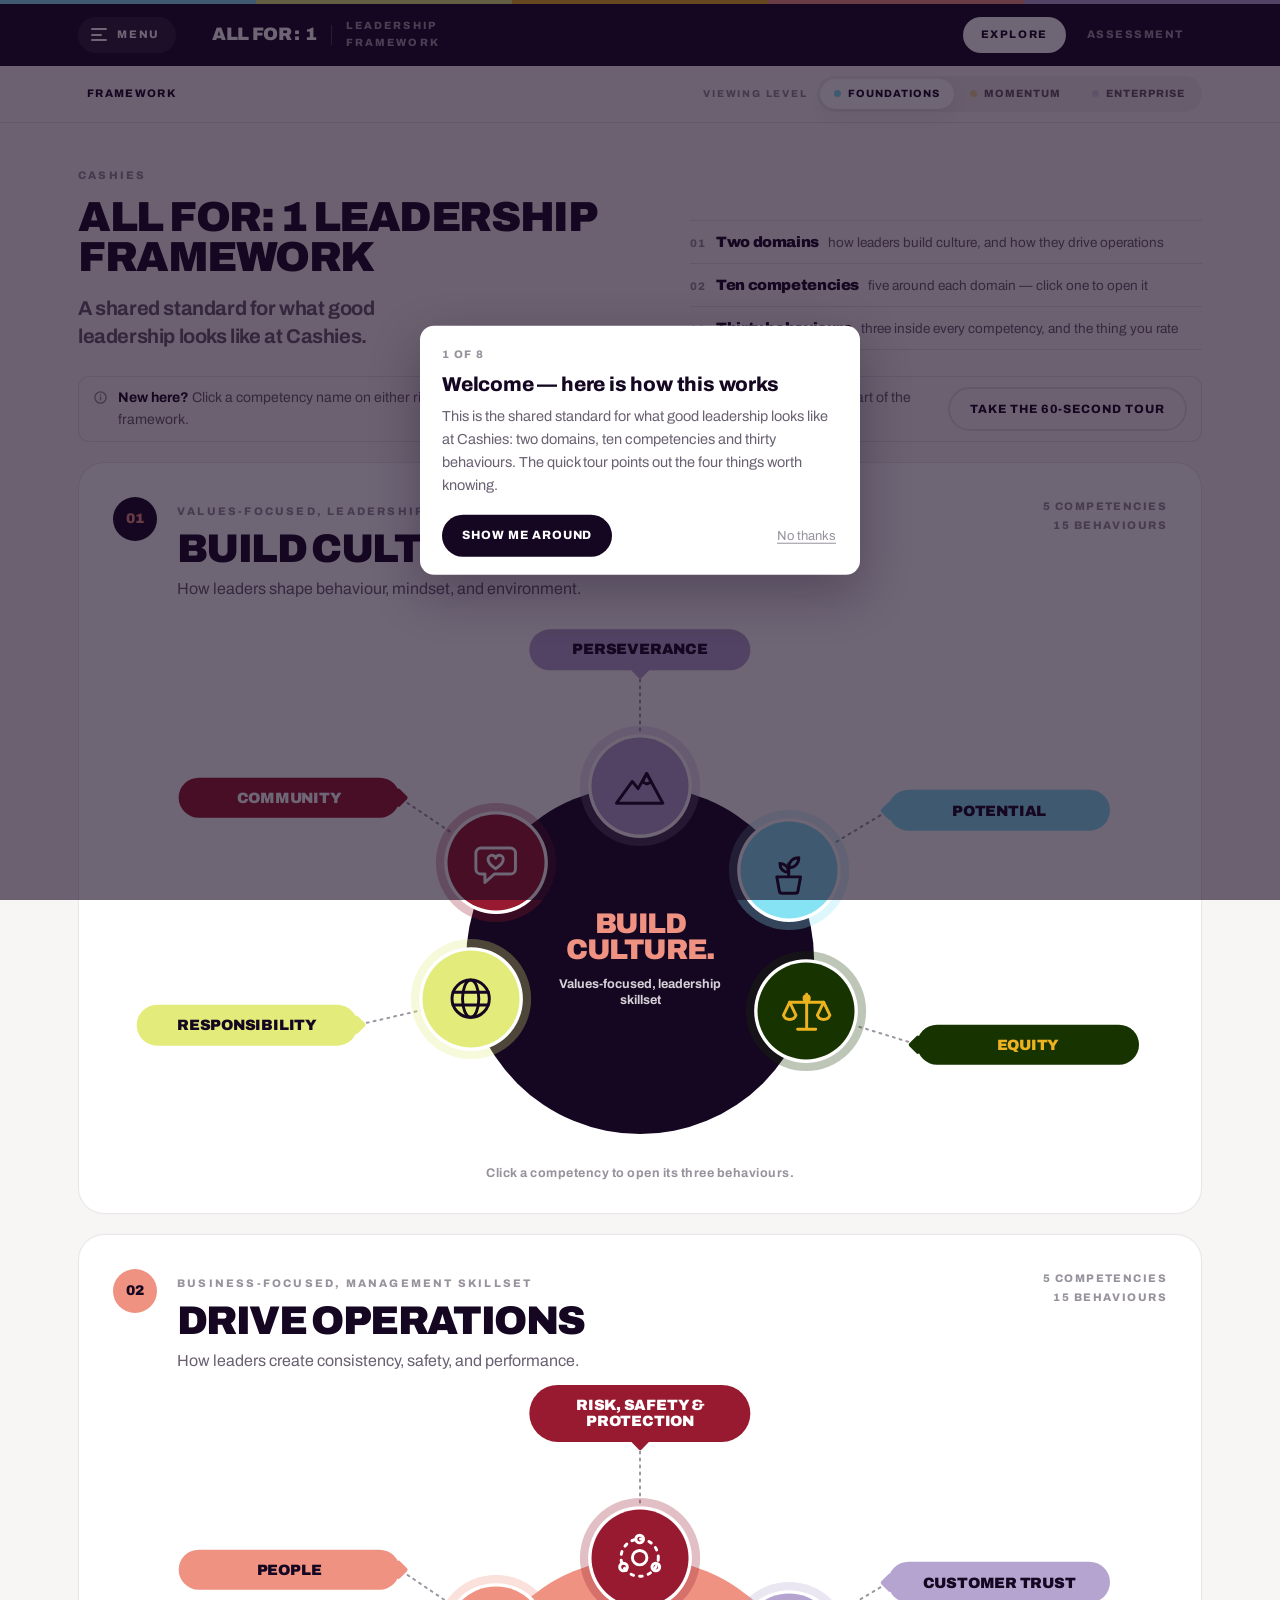
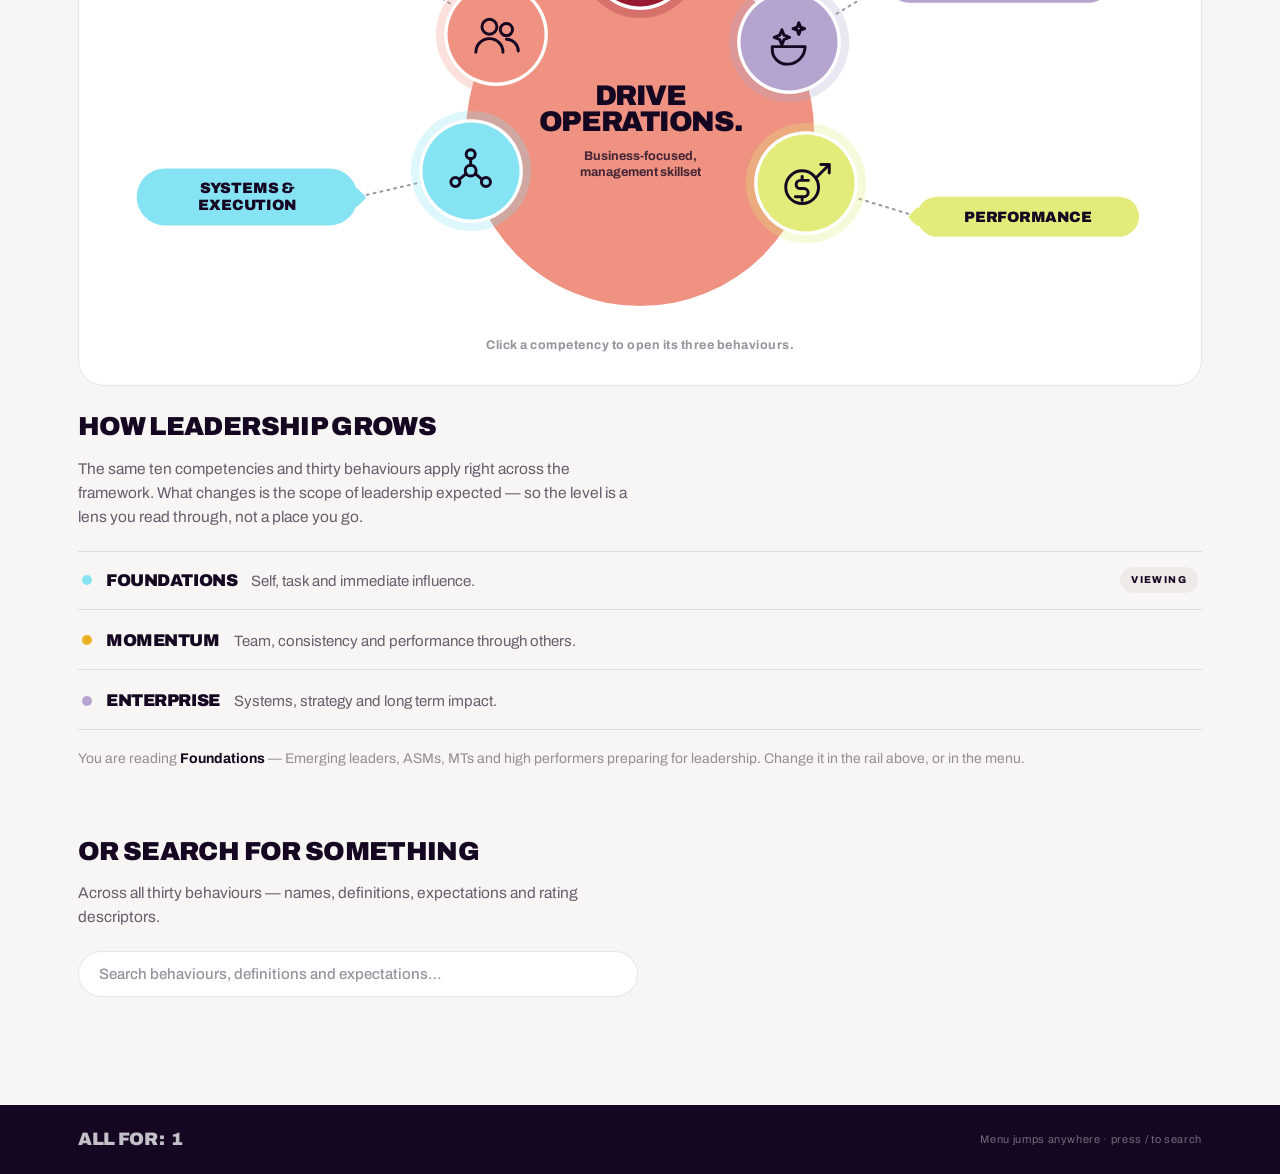
<file: index.html>
<!doctype html>
<html lang="en-AU">
<head>
<meta charset="utf-8">
<meta name="viewport" content="width=device-width, initial-scale=1">
<meta name="description" content="The Cash Converters All For: 1 leadership framework — ten competencies, thirty behaviours, three levels, with self and team member assessments.">
<meta name="color-scheme" content="dark light">
<title>All For: 1 Leadership Framework</title>
<style>
/* =========================================================================
   All For: 1 Leadership Framework

   Colour discipline: the page is paper, ink and one warm neutral. Navy and
   peach carry the two drivers. The ten competency colours from the artwork
   appear only inside a driver — five at a time, never twenty. Level and
   rating colours are reduced to dots and pills.
   ========================================================================= */

/* Archivo is embedded rather than linked, so the brand typeface holds up
   offline, on a locked-down network, and inside a print-to-PDF. build.py
   swaps these markers for base64 data URIs of src/fonts/*.woff2. */
@font-face {
  font-family: 'Archivo';
  font-style: normal;
  font-weight: 400 900;
  font-stretch: 100%;
  font-display: swap;
  src: url([data-uri]) format('woff2');
  unicode-range: U+0000-00FF, U+0131, U+0152-0153, U+02BB-02BC, U+02C6, U+02DA, U+02DC, U+0304, U+0308, U+0329, U+2000-206F, U+20AC, U+2122, U+2191, U+2193, U+2212, U+2215, U+FEFF, U+FFFD;
}
@font-face {
  font-family: 'Archivo';
  font-style: normal;
  font-weight: 400 900;
  font-stretch: 100%;
  font-display: swap;
  src: url([data-uri]) format('woff2');
  unicode-range: U+0100-02BA, U+02BD-02C5, U+02C7-02CC, U+02CE-02D7, U+02DD-02FF, U+0304, U+0308, U+0329, U+1D00-1DBF, U+1E00-1E9F, U+1EF2-1EFF, U+2020, U+20A0-20AB, U+20AD-20C0, U+2113, U+2C60-2C7F, U+A720-A7FF;
}

/* This design commits to one visual world — the light competency artwork — so
   it does not swap with the viewer's theme. Every colour and the page ground
   are painted explicitly so it holds on either host background. */
:root {
  --navy: #150721;
  --blue-green: #85e3f4;
  --lime: #e3eb7b;
  --yellow: #ecb21f;
  --peach: #ef9281;
  --purple: #b5a4d0;
  --red: #981a30;
  --green: #163300;

  /* Neutrals biased a touch warm, toward the peach in the artwork. */
  --paper: #ffffff;
  --wash: #f8f6f4;
  --wash-deep: #efeae7;

  --ink: #150721;
  --ink-mid: rgba(21, 7, 33, 0.64);
  --ink-soft: rgba(21, 7, 33, 0.44);
  --rule: rgba(21, 7, 33, 0.10);
  --rule-soft: rgba(21, 7, 33, 0.06);

  --font: 'Archivo', 'Helvetica Neue', Arial, sans-serif;
  --ease-out: cubic-bezier(0.23, 1, 0.32, 1);

  --pad: 28px;
  --wide: 1180px;
  --narrow: 880px;

  --shadow-sm: 0 1px 2px rgba(21, 7, 33, 0.04), 0 8px 22px rgba(21, 7, 33, 0.05);
  --shadow-md: 0 2px 8px rgba(21, 7, 33, 0.06), 0 22px 50px rgba(21, 7, 33, 0.10);
}

*, *::before, *::after { box-sizing: border-box; }
html { -webkit-text-size-adjust: 100%; }

body {
  margin: 0;
  font-family: var(--font);
  background: var(--wash);
  color: var(--ink);
  font-size: 16px;
  line-height: 1.6;
  -webkit-font-smoothing: antialiased;
}

h1, h2, h3, h4, p, ul, ol, figure { margin: 0; }
ul, ol { padding: 0; list-style: none; }
button { font: inherit; color: inherit; }
svg.icon { display: block; }

:focus-visible { outline: 3px solid var(--navy); outline-offset: 3px; border-radius: 4px; }
.topbar :focus-visible { outline-color: var(--peach); }

/* ---------- Type ---------------------------------------------------------- */

.eyebrow {
  font-size: 11px;
  font-weight: 800;
  letter-spacing: 0.2em;
  text-transform: uppercase;
  color: var(--ink-soft);
}
.headline {
  font-weight: 900;
  text-transform: uppercase;
  letter-spacing: -0.035em;
  line-height: 0.96;
  text-wrap: balance;
  font-variant-numeric: tabular-nums;
}
.micro { font-size: 11px; font-weight: 700; letter-spacing: 0.16em; text-transform: uppercase; }
.prose { font-size: 16.5px; font-weight: 500; line-height: 1.65; color: var(--ink-mid); max-width: 62ch; }

/* ---------- Logo ---------------------------------------------------------- */

.logo {
  display: inline-flex;
  align-items: baseline;
  font-weight: 900;
  font-size: 18px;
  letter-spacing: -0.02em;
  text-transform: uppercase;
}
.logo-colon { margin: 0 1px 0 2px; }
.logo-one { margin-left: 5px; }
.logo-img { display: block; height: 26px; width: auto; }

/* ---------- Shell --------------------------------------------------------- */

.shell { min-height: 100vh; display: flex; flex-direction: column; }
.shell main { flex: 1; }

.spectrum { height: 4px; display: flex; }
.spectrum span { flex: 1; }

.topbar { position: sticky; top: 0; z-index: 50; background: var(--navy); color: #fff; }
.topbar-inner {
  max-width: var(--wide);
  margin: 0 auto;
  padding: 13px var(--pad);
  display: flex;
  align-items: center;
  gap: 20px;
  flex-wrap: wrap;
}
.brandline { display: flex; align-items: center; gap: 14px; background: none; border: 0; padding: 0; cursor: pointer; }
.brandline .divider { width: 1px; height: 20px; background: rgba(255, 255, 255, 0.22); }
.brandline .app-name {
  font-size: 10.5px;
  font-weight: 800;
  letter-spacing: 0.2em;
  text-transform: uppercase;
  color: rgba(255, 255, 255, 0.6);
  text-align: left;
}

.modes { display: flex; gap: 3px; margin-left: auto; }
.mode {
  background: none;
  border: 0;
  cursor: pointer;
  padding: 9px 18px;
  border-radius: 999px;
  font-size: 11px;
  font-weight: 800;
  letter-spacing: 0.14em;
  text-transform: uppercase;
  color: rgba(255, 255, 255, 0.58);
  transition: color 140ms ease, background-color 140ms ease;
}
.mode:hover { color: #fff; }
.mode[aria-current='true'] { background: #fff; color: var(--navy); }

/* ---------- Rail ---------------------------------------------------------- */

.rail {
  position: sticky;
  top: 52px;
  z-index: 45;
  background: rgba(248, 246, 244, 0.94);
  backdrop-filter: blur(12px);
  border-bottom: 1px solid var(--rule);
}
.rail-inner {
  max-width: var(--wide);
  margin: 0 auto;
  padding: 10px var(--pad);
  display: flex;
  align-items: center;
  gap: 18px;
  flex-wrap: wrap;
}

.crumbs { display: flex; align-items: center; gap: 2px; flex-wrap: wrap; min-width: 0; }
.crumb {
  background: none;
  border: 0;
  cursor: pointer;
  padding: 5px 9px;
  border-radius: 999px;
  font-size: 11px;
  font-weight: 800;
  letter-spacing: 0.12em;
  text-transform: uppercase;
  color: var(--ink-soft);
  max-width: 30ch;
  overflow: hidden;
  text-overflow: ellipsis;
  white-space: nowrap;
  transition: color 140ms ease, background-color 140ms ease;
}
.crumb:hover:not(:disabled) { color: var(--ink); background: var(--wash-deep); }
.crumb:disabled { cursor: default; color: var(--ink); }
.crumb-sep { color: rgba(21, 7, 33, 0.24); font-size: 12px; }

.rail-right { display: flex; align-items: center; gap: 16px; margin-left: auto; flex-wrap: wrap; }
.rail-label { font-size: 10px; font-weight: 800; letter-spacing: 0.18em; text-transform: uppercase; color: var(--ink-soft); }

/* Level is a lens on the whole framework, so it is always visible. Only the
   active pill carries colour — as a dot, not a fill. */
.lens { display: flex; align-items: center; gap: 9px; }
.lens-set { display: flex; gap: 2px; background: var(--wash-deep); border-radius: 999px; padding: 3px; }
.lens-btn {
  display: flex;
  align-items: center;
  gap: 7px;
  background: none;
  border: 0;
  cursor: pointer;
  padding: 7px 14px;
  border-radius: 999px;
  font-size: 10.5px;
  font-weight: 800;
  letter-spacing: 0.1em;
  text-transform: uppercase;
  color: var(--ink-mid);
  white-space: nowrap;
  transition: color 140ms ease, background-color 140ms ease;
}
.lens-btn::before {
  content: '';
  width: 7px;
  height: 7px;
  border-radius: 999px;
  background: var(--lens-dot);
  opacity: 0.4;
  transition: opacity 140ms ease;
}
.lens-btn:hover { color: var(--ink); }
.lens-btn[aria-pressed='true'] { background: var(--paper); color: var(--ink); box-shadow: var(--shadow-sm); }
.lens-btn[aria-pressed='true']::before { opacity: 1; }

/* ---------- Layers -------------------------------------------------------- */

.layer { max-width: var(--wide); margin: 0 auto; padding: 38px var(--pad) 90px; }
.layer.narrow { max-width: var(--narrow); }

.layer[data-motion='in'] { animation: zoomIn 320ms var(--ease-out) both; }
.layer[data-motion='out'] { animation: zoomOut 320ms var(--ease-out) both; }
.layer[data-motion='flat'] { animation: fadeUp 260ms var(--ease-out) both; }

@keyframes zoomIn { from { opacity: 0; transform: scale(0.97); } }
@keyframes zoomOut { from { opacity: 0; transform: scale(1.025); } }
@keyframes fadeUp { from { opacity: 0; transform: translateY(12px); } }
@keyframes popIn { from { opacity: 0; transform: scale(0.96); } }
@keyframes orbitIn { from { opacity: 0; transform: translate(-50%, -50%) scale(0.6); } }
@keyframes chipIn { from { opacity: 0; } }
@keyframes drawLead { from { stroke-dashoffset: 60; } }
@keyframes gaugeIn { from { stroke-dashoffset: 264; } }
@keyframes growBar { from { transform: scaleX(0); } }

/* ---------- Buttons ------------------------------------------------------- */

.btn {
  display: inline-flex;
  align-items: center;
  gap: 10px;
  border: none;
  border-radius: 999px;
  padding: 15px 30px;
  cursor: pointer;
  font-size: 13.5px;
  font-weight: 800;
  letter-spacing: 0.08em;
  text-transform: uppercase;
  background: var(--navy);
  color: #fff;
  transition: transform 140ms var(--ease-out), filter 140ms ease;
}
.btn:active { transform: scale(0.97); }
.btn.ghost { background: transparent; color: var(--ink); border: 2px solid var(--rule); }
.btn.ghost:hover { border-color: rgba(21, 7, 33, 0.3); }
.btn.small { padding: 11px 20px; font-size: 12px; }
.btn:disabled { opacity: 0.3; cursor: not-allowed; }
.btn:disabled:active { transform: none; }
@media (hover: hover) and (pointer: fine) {
  .btn:not(:disabled):not(.ghost):hover { filter: brightness(1.35); }
}

/* ---------- Hero ---------------------------------------------------------- */

/* The framework diagram is the point of the page, so the hero is laid out to
   cost as little height as possible — the title and the how-to-read-it note
   sit side by side, and the first ring starts inside the opening screen. */
.hero {
  display: grid;
  grid-template-columns: minmax(0, 1.05fr) minmax(270px, 0.95fr);
  gap: 20px 46px;
  align-items: end;
  margin-bottom: 26px;
}
.hero-text { max-width: 62ch; }
.hero h1 { font-size: clamp(30px, 3.5vw, 42px); margin: 10px 0 0; }
.lede-strong {
  margin-top: 16px;
  font-size: clamp(17px, 1.75vw, 20px);
  font-weight: 700;
  letter-spacing: -0.02em;
  line-height: 1.4;
  max-width: 30ch;
  color: var(--ink-mid);
}
.hero .prose { margin-top: 16px; }

/* ---------- Sections ------------------------------------------------------ */

.layer > section { margin-bottom: 60px; }
.layer > section:last-child { margin-bottom: 0; }

.sec-head { margin-bottom: 22px; max-width: 62ch; }
.sec-head h2 {
  font-size: clamp(21px, 2.4vw, 26px);
  font-weight: 900;
  text-transform: uppercase;
  letter-spacing: -0.025em;
  text-wrap: balance;
}
.sec-head p { margin-top: 9px; font-size: 15.5px; color: var(--ink-mid); line-height: 1.55; }
.sec-foot { margin-top: 18px; font-size: 14px; color: var(--ink-soft); }
.sec-foot b { color: var(--ink); }

/* ---------- Screen 1: the framework ---------------------------------------
   Each domain gets the full width of the layer, so the ring is big enough to
   read the five competency names off it without clicking anything.
   ------------------------------------------------------------------------- */

/* One line per step, so the whole orientation costs about a hundred pixels and
   the first ring stays inside the opening screen. */
.steps { display: flex; flex-direction: column; }
.step {
  display: flex;
  align-items: baseline;
  gap: 9px;
  flex-wrap: wrap;
  border-top: 1px solid var(--rule);
  padding: 9px 0;
}
.step:last-child { border-bottom: 1px solid var(--rule); }
.step .st-n {
  font-size: 11px;
  font-weight: 800;
  letter-spacing: 0.14em;
  color: var(--ink-soft);
  font-variant-numeric: tabular-nums;
}
.step b { font-size: 15px; font-weight: 900; letter-spacing: -0.025em; }
.step span { font-size: 13.5px; color: var(--ink-mid); line-height: 1.45; }

.fw-domain {
  background: var(--paper);
  border: 1px solid var(--rule);
  border-radius: 26px;
  padding: 34px 34px 30px;
  margin-bottom: 20px;
  scroll-margin-top: 140px;
}

.fwd-head { display: flex; align-items: flex-start; gap: 20px; }
.fwd-num {
  width: 44px;
  height: 44px;
  border-radius: 999px;
  background: var(--core);
  color: var(--core-ink);
  display: grid;
  place-items: center;
  flex-shrink: 0;
  font-size: 14px;
  font-weight: 900;
  font-variant-numeric: tabular-nums;
}
.fwd-text { flex: 1; min-width: 0; }
.fwd-text h2 {
  font-size: clamp(28px, 3.6vw, 40px);
  font-weight: 900;
  text-transform: uppercase;
  letter-spacing: -0.04em;
  line-height: 0.98;
  margin-top: 6px;
}
.fwd-text p { margin-top: 9px; font-size: 16px; color: var(--ink-mid); line-height: 1.5; max-width: 46ch; }
.fwd-count {
  font-size: 11px;
  font-weight: 800;
  letter-spacing: 0.13em;
  text-transform: uppercase;
  color: var(--ink-soft);
  line-height: 1.7;
  text-align: right;
  flex-shrink: 0;
}

.ring-note {
  text-align: center;
  font-size: 12.5px;
  font-weight: 700;
  letter-spacing: 0.04em;
  color: var(--ink-soft);
  margin-top: 6px;
}

/* One representation at a time: the ring where there is room for it, the list
   where there is not. The responsive block swaps them. Written against
   .comp-list so it outranks that rule further down the sheet. */
.comp-list.page-list { display: none; }

/* ---------- Competency card ----------------------------------------------- */

.comp-card {
  display: flex;
  align-items: center;
  gap: 14px;
  width: 100%;
  text-align: left;
  background: var(--paper);
  border: 1px solid var(--rule);
  border-radius: 16px;
  padding: 12px 14px;
  cursor: pointer;
  transition: border-color 160ms ease, background-color 160ms ease, transform 160ms var(--ease-out);
}
.comp-card:active { transform: scale(0.995); }
.cc-badge {
  width: 42px;
  height: 42px;
  border-radius: 999px;
  background: var(--fill);
  color: var(--node-ink);
  display: grid;
  place-items: center;
  flex-shrink: 0;
}
.cc-text { flex: 1; min-width: 0; }
.cc-name { display: block; font-size: 16px; font-weight: 900; text-transform: uppercase; letter-spacing: -0.025em; }
.cc-beh { display: block; margin-top: 3px; font-size: 13.5px; color: var(--ink-mid); line-height: 1.45; }
.cc-cta {
  flex-shrink: 0;
  width: 30px;
  height: 30px;
  border-radius: 999px;
  background: var(--wash-deep);
  color: var(--ink-mid);
  display: grid;
  place-items: center;
  font-size: 15px;
  transition: background-color 160ms ease, color 160ms ease, transform 160ms var(--ease-out);
}
@media (hover: hover) and (pointer: fine) {
  .comp-card:hover { border-color: rgba(21, 7, 33, 0.3); background: var(--wash); }
  .comp-card:hover .cc-cta { background: var(--navy); color: #fff; transform: translateX(2px); }
}

.comp-list { display: flex; flex-direction: column; gap: 9px; }

/* ---------- How leadership grows ------------------------------------------ */

.grow-list { display: flex; flex-direction: column; gap: 2px; border-top: 1px solid var(--rule); }
.grow-row {
  display: flex;
  align-items: baseline;
  gap: 14px;
  padding: 15px 4px;
  border-bottom: 1px solid var(--rule);
  flex-wrap: wrap;
}
.gr-dot { width: 10px; height: 10px; border-radius: 999px; flex-shrink: 0; align-self: center; }
.gr-name { font-size: 17px; font-weight: 900; text-transform: uppercase; letter-spacing: -0.025em; min-width: 9ch; }
.gr-focus { font-size: 15px; color: var(--ink-mid); flex: 1; min-width: 220px; }
.gr-now {
  font-size: 10px;
  font-weight: 800;
  letter-spacing: 0.14em;
  text-transform: uppercase;
  color: var(--ink);
  background: var(--wash-deep);
  border-radius: 999px;
  padding: 5px 11px;
  align-self: center;
}

.linkish {
  background: none;
  border: 0;
  padding: 0;
  cursor: pointer;
  font: inherit;
  color: var(--ink);
  font-weight: 700;
  text-decoration: underline;
  text-underline-offset: 3px;
}

/* ---------- Screen 2: one competency -------------------------------------- */

.comp-hero { display: flex; align-items: flex-start; gap: 18px; margin-bottom: 4px; }
.ch-badge {
  width: 62px;
  height: 62px;
  border-radius: 999px;
  background: var(--fill);
  color: var(--node-ink);
  display: grid;
  place-items: center;
  flex-shrink: 0;
  margin-top: 4px;
}
.ch-text { flex: 1; min-width: 0; }
.ch-domain { background: none; border: 0; padding: 0; cursor: pointer; display: inline-flex; align-items: center; gap: 7px; }
.ch-domain::before { content: ''; width: 9px; height: 9px; border-radius: 999px; background: var(--core); }
.ch-domain:hover { color: var(--ink); }
.comp-hero h1 { font-size: clamp(34px, 5vw, 52px); margin: 10px 0 0; }
.comp-hero .prose { margin-top: 12px; }

.xbs { margin-top: 4px; }
.more { margin-top: 46px; padding-top: 8px; border-top: 1px solid var(--rule); }
.more .sec-head { margin-top: 24px; }

.xb { border-top: 1px solid var(--rule); padding: 24px 0 6px; }
.xb-top { display: flex; gap: 13px; align-items: flex-start; margin-bottom: 14px; }
.xb-num { font-size: 11px; font-weight: 800; color: var(--ink-soft); font-variant-numeric: tabular-nums; padding-top: 5px; flex-shrink: 0; }
.xb h3 { font-size: 19px; font-weight: 900; letter-spacing: -0.03em; }
.xb-top p { margin-top: 3px; font-size: 14px; color: var(--ink-mid); line-height: 1.5; }
.xb-rungs { display: flex; flex-direction: column; gap: 7px; }

/* ---------- Search section ------------------------------------------------ */

.search-sec .searchbar { margin-bottom: 18px; }

/* ---------- Level banner --------------------------------------------------- */

.level-banner {
  display: flex;
  gap: 12px;
  align-items: flex-start;
  background: var(--paper);
  border: 1px solid var(--rule);
  border-radius: 16px;
  padding: 15px 18px;
  margin: 18px 0 34px;
  font-size: 14.5px;
  color: var(--ink-mid);
  line-height: 1.55;
}
.level-banner b { color: var(--ink); }
.lb-dot { width: 11px; height: 11px; border-radius: 999px; flex-shrink: 0; margin-top: 6px; }

/* ---------- The ring ------------------------------------------------------ */

.orbit-wrap { position: relative; padding: 8px 0 0; }
.orbit { position: relative; width: 100%; container-type: inline-size; }

.orbit-leads { position: absolute; inset: 0; width: 100%; height: 100%; overflow: visible; }
.orbit-leads line {
  stroke: rgba(21, 7, 33, 0.42);
  stroke-width: 2;
  stroke-dasharray: 2 5;
  stroke-linecap: round;
  vector-effect: non-scaling-stroke;
  animation: drawLead 700ms var(--ease-out) both;
  animation-delay: 260ms;
  transition: stroke 160ms ease, opacity 160ms ease;
}

/* Hovering one competency quiets the other four, so a single spoke — disc,
   dotted lead, pointer, chip — reads as one object. */
@media (hover: hover) and (pointer: fine) {
  .orbit:not([data-focus='']) .orbit-node,
  .orbit:not([data-focus='']) .orbit-chip,
  .orbit:not([data-focus='']) .orbit-leads line { opacity: 0.3; }
  .orbit:not([data-focus='']) .orbit-node.is-focus,
  .orbit:not([data-focus='']) .orbit-chip.is-focus,
  .orbit:not([data-focus='']) .orbit-leads line.is-focus { opacity: 1; }
  .orbit-leads line.is-focus { stroke: var(--ink); }
}

/* `top` and `width` come from CORE in brand.js so all orbit geometry stays in
   one place. */
.orbit-core {
  position: absolute;
  left: 50%;
  transform: translate(-50%, -50%);
  aspect-ratio: 1;
  border-radius: 999px;
  background: var(--core);
  color: var(--core-ink);
  display: flex;
  flex-direction: column;
  align-items: center;
  justify-content: center;
  gap: 0.8em;
  text-align: center;
  padding: 4%;
  animation: popIn 460ms var(--ease-out) both;
}
.orbit-core .core-icon { display: block; margin-bottom: 0.35em; }
.node-num {
  font-size: clamp(11px, 1.5cqw, 17px);
  font-weight: 900;
  letter-spacing: -0.02em;
  font-variant-numeric: tabular-nums;
}
/* A competency core carries an icon above its name, so it needs a little less
   type than a domain core, which is only words. */
.comp-ring .orbit-core .core-title { font-size: clamp(13px, 2.4cqw, 26px); }

.orbit-core .core-title {
  font-weight: 900;
  text-transform: uppercase;
  letter-spacing: -0.05em;
  line-height: 0.92;
  font-size: clamp(15px, 2.7cqw, 36px);
  max-width: 78%;
}
.orbit-core .core-kicker {
  font-size: clamp(9.5px, 1.2cqw, 14px);
  font-weight: 700;
  line-height: 1.3;
  color: var(--core-sub);
  max-width: 72%;
}

.orbit-node {
  position: absolute;
  transform: translate(-50%, -50%);
  width: 9.2%;
  aspect-ratio: 1;
  border-radius: 999px;
  border: 0;
  padding: 0;
  cursor: pointer;
  display: grid;
  place-items: center;
  background: var(--fill);
  color: var(--node-ink);
  /* A paper ring first, then the tinted halo: without it the peach disc
     disappears into the peach core, and the red one into the navy. */
  box-shadow: 0 0 0 0.32cqw var(--paper), 0 0 0 1.1cqw var(--halo);
  animation: orbitIn 500ms var(--ease-out) both;
  transition: box-shadow 200ms var(--ease-out), opacity 160ms ease;
  z-index: 2;
}
.orbit-node svg { width: 56%; height: 56%; }

.orbit-chip {
  position: absolute;
  width: 21%;
  border: 0;
  cursor: pointer;
  text-align: center;
  border-radius: 999px;
  padding: 1.15cqw 1.4cqw;
  background: var(--fill);
  color: var(--chip-ink);
  animation: chipIn 460ms var(--ease-out) both;
  transition: transform 180ms var(--ease-out), box-shadow 180ms var(--ease-out), opacity 160ms ease;
}
.orbit-chip[data-side='left'] { transform: translate(-100%, -50%); }
.orbit-chip[data-side='right'] { transform: translate(0, -50%); }
.orbit-chip[data-side='top'] { transform: translate(-50%, -100%); }

/* A pointer on the chip's inner edge, aimed back down the spoke at its disc —
   the detail that makes which chip belongs to which icon unambiguous. */
.orbit-chip::after {
  content: '';
  position: absolute;
  width: 1.3cqw;
  height: 1.3cqw;
  min-width: 9px;
  min-height: 9px;
  background: var(--fill);
  transform: rotate(45deg);
  border-radius: 2px;
}
.orbit-chip[data-side='left']::after { right: -0.55cqw; top: 50%; margin-top: -0.65cqw; }
.orbit-chip[data-side='right']::after { left: -0.55cqw; top: 50%; margin-top: -0.65cqw; }
.orbit-chip[data-side='top']::after { bottom: -0.55cqw; left: 50%; margin-left: -0.65cqw; }

.orbit-chip .chip-name {
  display: block;
  font-size: clamp(10.5px, 1.42cqw, 16px);
  font-weight: 900;
  text-transform: uppercase;
  letter-spacing: -0.015em;
  line-height: 1.1;
}

@media (hover: hover) and (pointer: fine) {
  .orbit-chip[data-side='left']:hover { transform: translate(-100%, -50%) scale(1.04); box-shadow: var(--shadow-md); }
  .orbit-chip[data-side='right']:hover { transform: translate(0, -50%) scale(1.04); box-shadow: var(--shadow-md); }
  .orbit-chip[data-side='top']:hover { transform: translate(-50%, -100%) scale(1.04); box-shadow: var(--shadow-md); }
  .orbit-node:hover { box-shadow: 0 0 0 0.32cqw var(--paper), 0 0 0 1.7cqw var(--halo); }
}

/* ---------- The menu -------------------------------------------------------
   A drawer rather than a page, so opening it never costs you your place; and
   it lists all thirty behaviours' worth of structure, so nobody has to
   navigate backwards through the diagram to change subject.
   ------------------------------------------------------------------------- */

.menu-btn {
  display: flex;
  align-items: center;
  gap: 10px;
  background: rgba(255, 255, 255, 0.09);
  border: 0;
  border-radius: 999px;
  padding: 9px 16px 9px 13px;
  margin-right: 16px;
  color: #fff;
  cursor: pointer;
  font-size: 11px;
  font-weight: 800;
  letter-spacing: 0.16em;
  text-transform: uppercase;
  transition: background-color 160ms ease;
}
.menu-btn:hover { background: rgba(255, 255, 255, 0.17); }
.mb-bars { display: flex; flex-direction: column; gap: 3.5px; width: 16px; }
.mb-bars i { display: block; height: 2px; border-radius: 2px; background: currentColor; transition: transform 220ms var(--ease-out), opacity 160ms ease; }
.mb-bars i:nth-child(2) { width: 68%; }
.menu-btn[aria-expanded='true'] .mb-bars i:nth-child(1) { transform: translateY(5.5px) rotate(45deg); }
.menu-btn[aria-expanded='true'] .mb-bars i:nth-child(2) { opacity: 0; }
.menu-btn[aria-expanded='true'] .mb-bars i:nth-child(3) { transform: translateY(-5.5px) rotate(-45deg); }

.dw-backdrop {
  position: fixed;
  inset: 0;
  z-index: 90;
  background: rgba(21, 7, 33, 0.44);
  animation: fadeIn 200ms ease both;
}
@keyframes fadeIn { from { opacity: 0; } }
@keyframes slideIn { from { transform: translateX(-100%); } }

/* ---------- How-to line ----------------------------------------------------
   The same shape on every screen: a quiet, one-sentence "what do I do here".
   ------------------------------------------------------------------------- */

.howto {
  display: flex;
  flex-wrap: wrap;
  gap: 10px;
  align-items: center;
  margin: 0 0 20px;
  padding: 10px 14px;
  border: 1px solid var(--rule);
  border-radius: 11px;
  background: var(--wash);
  font-size: 14px;
  line-height: 1.55;
  color: var(--ink-mid);
}
.howto svg {
  flex: none;
  margin-top: 2px;
  color: var(--ink-soft);
  align-self: flex-start;
  margin-top: 3px;
}
.howto > span {
  flex: 1 1 340px;
}
.howto b {
  color: var(--ink);
  font-weight: 700;
}
.howto-cta {
  flex: none;
  margin-left: auto;
}

/* ---------- The tour -------------------------------------------------------
   A blocker to stop stray clicks, a spotlight that dims everything but the
   target, and a card that flips above or below depending on the room.
   ------------------------------------------------------------------------- */

.tour-block {
  position: fixed;
  inset: 0;
  z-index: 300;
}
.tour-block[data-dim='true'] {
  background: rgba(21, 7, 33, 0.62);
}
.tour-spot {
  position: fixed;
  z-index: 301;
  border-radius: 14px;
  pointer-events: none;
  box-shadow: 0 0 0 9999px rgba(21, 7, 33, 0.62);
  outline: 2px solid rgba(255, 255, 255, 0.92);
}
.tour-spot[hidden] { display: none; }

.tour-card {
  position: fixed;
  z-index: 302;
  width: min(370px, calc(100vw - 24px));
  padding: 20px 22px 18px;
  border-radius: 14px;
  background: var(--paper);
  box-shadow: 0 18px 50px rgba(21, 7, 33, 0.3);
  animation: fadeIn 200ms ease both;
}
.tour-card[data-center='true'] {
  left: 50%;
  top: 50%;
  transform: translate(-50%, -50%);
  width: min(440px, calc(100vw - 24px));
}
.tc-count {
  display: block;
  font-size: 11px;
  font-weight: 800;
  letter-spacing: 0.12em;
  text-transform: uppercase;
  color: var(--ink-soft);
}
.tour-card h2 {
  margin: 8px 0 8px;
  font-size: 20px;
  font-weight: 800;
  line-height: 1.25;
  letter-spacing: -0.01em;
}
.tour-card p {
  margin: 0 0 18px;
  font-size: 14.5px;
  line-height: 1.6;
  color: var(--ink-mid);
}
.tc-nav {
  display: flex;
  align-items: center;
  gap: 10px;
}
.tc-skip {
  margin-left: auto;
  border: 0;
  background: none;
  padding: 6px 2px;
  font: inherit;
  font-size: 13px;
  color: var(--ink-soft);
  cursor: pointer;
  text-decoration: underline;
  text-underline-offset: 3px;
}
.tc-skip:hover { color: var(--ink); }

.confirm-backdrop {
  position: fixed;
  inset: 0;
  z-index: 200;
  background: rgba(21, 7, 33, 0.5);
  display: flex;
  align-items: center;
  justify-content: center;
  animation: fadeIn 150ms ease both;
}
.confirm-box {
  background: #fff;
  border-radius: 14px;
  padding: 28px 30px 22px;
  max-width: 380px;
  width: 90%;
  box-shadow: 0 12px 40px rgba(0, 0, 0, 0.18);
}
.confirm-box p {
  margin: 0 0 20px;
  font-size: 15px;
  line-height: 1.55;
  color: #1c1332;
}
.confirm-btns {
  display: flex;
  gap: 10px;
  justify-content: flex-end;
}

.drawer {
  position: fixed;
  top: 0;
  bottom: 0;
  left: 0;
  z-index: 91;
  width: min(370px, 88vw);
  display: flex;
  flex-direction: column;
  background: var(--navy);
  color: #fff;
  animation: slideIn 300ms var(--ease-out) both;
}
.drawer :focus-visible { outline-color: var(--peach); }

.dw-top {
  display: flex;
  align-items: center;
  justify-content: space-between;
  padding: 22px 22px 16px;
  border-bottom: 1px solid rgba(255, 255, 255, 0.12);
  flex-shrink: 0;
}
.dw-title { font-size: 11px; font-weight: 800; letter-spacing: 0.2em; text-transform: uppercase; color: rgba(255, 255, 255, 0.5); }
.dw-close {
  width: 32px;
  height: 32px;
  border-radius: 999px;
  border: 0;
  background: rgba(255, 255, 255, 0.1);
  color: #fff;
  cursor: pointer;
  display: grid;
  place-items: center;
}
.dw-close:hover { background: #fff; color: var(--navy); }

.dw-scroll { flex: 1; overflow-y: auto; padding: 16px 14px 34px; }

.dw-link {
  display: block;
  width: 100%;
  text-align: left;
  background: none;
  border: 0;
  border-radius: 12px;
  padding: 12px 12px;
  color: rgba(255, 255, 255, 0.86);
  cursor: pointer;
  font-size: 15px;
  font-weight: 700;
  letter-spacing: -0.01em;
}
.dw-link:hover { background: rgba(255, 255, 255, 0.08); color: #fff; }
.dw-link[aria-current='true'] { color: var(--peach); }

.dw-group { margin-top: 18px; }
.dw-domain {
  display: flex;
  align-items: center;
  gap: 11px;
  width: 100%;
  background: none;
  border: 0;
  border-bottom: 1px solid rgba(255, 255, 255, 0.14);
  padding: 0 12px 10px;
  margin-bottom: 6px;
  cursor: pointer;
  text-align: left;
  color: #fff;
}
/* Build Culture's core is navy, which is the drawer's own background, so the
   dot carries a hairline ring to keep both domains visible here. */
.dw-dot {
  width: 11px;
  height: 11px;
  border-radius: 999px;
  background: var(--core);
  box-shadow: inset 0 0 0 1.5px rgba(255, 255, 255, 0.6);
  flex-shrink: 0;
}
.dw-domain-name { font-size: 13px; font-weight: 900; letter-spacing: 0.1em; text-transform: uppercase; }
.dw-n { margin-left: auto; font-size: 11px; font-weight: 800; color: rgba(255, 255, 255, 0.4); font-variant-numeric: tabular-nums; }
.dw-domain:hover .dw-domain-name { color: var(--peach); }

.dw-comps { display: flex; flex-direction: column; gap: 1px; }
.dw-comp {
  display: flex;
  align-items: center;
  gap: 11px;
  width: 100%;
  background: none;
  border: 0;
  border-radius: 12px;
  padding: 8px 12px;
  cursor: pointer;
  text-align: left;
  color: rgba(255, 255, 255, 0.84);
}
.dw-badge {
  width: 27px;
  height: 27px;
  border-radius: 999px;
  background: var(--fill);
  color: var(--node-ink);
  display: grid;
  place-items: center;
  flex-shrink: 0;
}
.dw-comp-name { font-size: 14.5px; font-weight: 700; letter-spacing: -0.015em; }
.dw-comp:hover { background: rgba(255, 255, 255, 0.08); color: #fff; }
.dw-comp[aria-current='true'] { background: rgba(255, 255, 255, 0.13); color: #fff; }

.dw-sec { margin-top: 26px; padding: 0 12px; }
.dw-label { display: block; font-size: 10px; font-weight: 800; letter-spacing: 0.2em; text-transform: uppercase; color: rgba(255, 255, 255, 0.42); }
.dw-note { margin-top: 7px; font-size: 12.5px; line-height: 1.5; color: rgba(255, 255, 255, 0.55); }
.dw-sec .dw-link { margin: 8px -12px 0; width: calc(100% + 24px); }

.dw-lenses { display: flex; flex-direction: column; gap: 5px; margin: 11px -12px 0; }
.dw-lens {
  display: flex;
  flex-direction: column;
  gap: 2px;
  background: none;
  border: 0;
  border-left: 3px solid var(--lens-dot);
  border-radius: 0 12px 12px 0;
  padding: 9px 12px;
  cursor: pointer;
  text-align: left;
  color: rgba(255, 255, 255, 0.8);
}
.dw-lens:hover { background: rgba(255, 255, 255, 0.08); color: #fff; }
.dw-lens[aria-pressed='true'] { background: rgba(255, 255, 255, 0.14); color: #fff; }
.dw-lens-name { font-size: 14.5px; font-weight: 800; letter-spacing: -0.015em; }
.dw-lens-sub { font-size: 11.5px; color: rgba(255, 255, 255, 0.55); }
.dw-lens[aria-pressed='true'] .dw-lens-sub { color: rgba(255, 255, 255, 0.72); }

/* ---------- Search -------------------------------------------------------- */

.searchbar { position: relative; margin-bottom: 30px; max-width: 560px; }
.searchbar input {
  width: 100%;
  background: var(--paper);
  border: 1px solid var(--rule);
  border-radius: 999px;
  padding: 14px 44px 14px 20px;
  color: var(--ink);
  font-family: var(--font);
  font-size: 15px;
  font-weight: 500;
  outline: none;
  transition: border-color 140ms ease;
}
.searchbar input::placeholder { color: var(--ink-soft); }
.searchbar input:focus { border-color: var(--ink); }
.searchbar .clear {
  position: absolute;
  right: 12px;
  top: 50%;
  transform: translateY(-50%);
  background: none;
  border: 0;
  cursor: pointer;
  color: var(--ink-soft);
  font-size: 18px;
  line-height: 1;
  padding: 8px;
}
.searchbar .clear:hover { color: var(--ink); }

.results { display: flex; flex-direction: column; gap: 8px; max-width: 780px; }
.result {
  display: flex;
  gap: 14px;
  align-items: center;
  text-align: left;
  width: 100%;
  background: var(--paper);
  border: 1px solid var(--rule);
  border-radius: 16px;
  padding: 14px 18px;
  cursor: pointer;
  transition: border-color 160ms ease;
}
.result .r-badge {
  flex-shrink: 0;
  width: 36px;
  height: 36px;
  border-radius: 999px;
  background: var(--fill);
  color: var(--node-ink);
  display: grid;
  place-items: center;
}
.result .r-comp { font-size: 10px; font-weight: 800; letter-spacing: 0.18em; text-transform: uppercase; color: var(--ink-soft); }
.result h4 { font-size: 15.5px; font-weight: 800; letter-spacing: -0.015em; margin: 2px 0; }
.result p { font-size: 14px; color: var(--ink-mid); line-height: 1.5; }
.result mark { background: var(--lime); color: var(--ink); border-radius: 3px; padding: 0 2px; }
@media (hover: hover) and (pointer: fine) { .result:hover { border-color: rgba(21, 7, 33, 0.3); } }

.empty { padding: 50px 0; color: var(--ink-soft); font-size: 15px; }

/* ---------- Level rungs (shared by the dialog) ---------------------------- */

.rung {
  text-align: left;
  background: var(--paper);
  border: 1px solid var(--rule);
  border-radius: 14px;
  padding: 13px 16px;
  cursor: pointer;
  display: flex;
  flex-direction: column;
  gap: 6px;
  transition: border-color 160ms ease, background-color 160ms ease, transform 160ms var(--ease-out);
}
.rung:active { transform: scale(0.995); }
.rung-name {
  display: flex;
  align-items: center;
  gap: 8px;
  font-size: 10.5px;
  font-weight: 800;
  letter-spacing: 0.16em;
  text-transform: uppercase;
  color: var(--ink-soft);
}
.rung-dot { width: 8px; height: 8px; border-radius: 999px; flex-shrink: 0; }
.rung-exp { font-size: 14.5px; color: var(--ink-mid); line-height: 1.5; }
.rung[data-current='true'] { border-color: var(--ink); background: var(--wash); }
.rung[data-current='true'] .rung-name, .rung[data-current='true'] .rung-exp { color: var(--ink); }
@media (hover: hover) and (pointer: fine) { .rung:hover { border-color: rgba(21, 7, 33, 0.32); } }

/* ---------- Zoom 3: behaviour --------------------------------------------- */

.beh-hero { margin-bottom: 26px; }
.beh-hero .bh-trail { display: flex; align-items: center; gap: 9px; flex-wrap: wrap; }
.beh-hero .bh-badge {
  width: 32px;
  height: 32px;
  border-radius: 999px;
  background: var(--fill);
  color: var(--node-ink);
  display: grid;
  place-items: center;
  flex-shrink: 0;
}
.beh-hero .bh-link {
  background: none;
  border: 0;
  padding: 0;
  cursor: pointer;
  font-size: 11px;
  font-weight: 800;
  letter-spacing: 0.18em;
  text-transform: uppercase;
  color: var(--ink-soft);
}
.beh-hero .bh-link:hover { color: var(--ink); }
.beh-hero h1 { font-size: clamp(32px, 5vw, 48px); margin: 16px 0 0; }
.beh-hero .def { margin-top: 14px; max-width: 66ch; font-size: 17px; font-weight: 500; color: var(--ink-mid); line-height: 1.6; }

.expectation {
  border-radius: 20px;
  padding: 26px 28px;
  background: var(--paper);
  border: 1px solid var(--rule);
  border-left: 6px solid var(--accent);
  margin-bottom: 20px;
}
.expectation p {
  margin-top: 10px;
  font-size: clamp(18px, 2.3vw, 23px);
  font-weight: 800;
  letter-spacing: -0.02em;
  line-height: 1.32;
  max-width: 46ch;
}

.note {
  display: flex;
  gap: 12px;
  align-items: flex-start;
  background: none;
  border: 1px solid var(--rule);
  border-radius: 14px;
  padding: 13px 16px;
  margin-bottom: 26px;
  font-size: 13.5px;
  color: var(--ink-mid);
  line-height: 1.55;
}
.note .flag { width: 4px; align-self: stretch; border-radius: 3px; background: var(--ink-soft); flex-shrink: 0; }
.note b { color: var(--ink); }

.rating-grid { display: grid; grid-template-columns: repeat(3, 1fr); gap: 10px; }
.rating-card {
  background: var(--paper);
  border: 1px solid var(--rule);
  border-radius: 18px;
  padding: 20px;
  animation: popIn 300ms var(--ease-out) both;
}
.rating-card:nth-child(2) { animation-delay: 55ms; }
.rating-card:nth-child(3) { animation-delay: 110ms; }
.rating-card p { font-size: 14.5px; color: var(--ink-mid); line-height: 1.6; }

.tag {
  display: inline-flex;
  align-items: center;
  gap: 7px;
  padding: 6px 13px 6px 9px;
  border-radius: 999px;
  font-size: 10.5px;
  font-weight: 800;
  letter-spacing: 0.14em;
  text-transform: uppercase;
  margin-bottom: 12px;
  background: var(--wash-deep);
  color: var(--ink);
}
.tag::before { content: ''; width: 9px; height: 9px; border-radius: 999px; background: var(--tag-color); }
.tag[data-r='needs-work'] { --tag-color: var(--red); }
.tag[data-r='great'] { --tag-color: var(--lime); }
.tag[data-r='smashing-it'] { --tag-color: var(--yellow); }

.pager { display: flex; justify-content: space-between; gap: 14px; margin-top: 34px; padding-top: 22px; border-top: 1px solid var(--rule); }
.pager button { background: none; border: 0; cursor: pointer; text-align: left; padding: 10px 0; max-width: 46%; }
.pager button:disabled { opacity: 0.26; cursor: default; }
.pager .pg-dir { font-size: 10px; font-weight: 800; letter-spacing: 0.18em; text-transform: uppercase; color: var(--ink-soft); }
.pager .pg-name { display: block; margin-top: 4px; font-size: 16px; font-weight: 800; letter-spacing: -0.015em; }
.pager button:hover:not(:disabled) .pg-name { text-decoration: underline; }
.pager .next { text-align: right; margin-left: auto; }

/* ---------- Forms --------------------------------------------------------- */

.field { margin-bottom: 20px; }
.field > label {
  display: block;
  font-size: 11px;
  font-weight: 800;
  letter-spacing: 0.18em;
  text-transform: uppercase;
  color: var(--ink-soft);
  margin-bottom: 9px;
}
.field input[type='text'], .field input[type='date'], .field textarea {
  width: 100%;
  background: var(--paper);
  border: 1px solid var(--rule);
  border-radius: 14px;
  padding: 15px 18px;
  color: var(--ink);
  font-family: var(--font);
  font-size: 15px;
  font-weight: 500;
  outline: none;
  transition: border-color 140ms ease;
}
.field textarea { resize: vertical; min-height: 92px; line-height: 1.55; }
.field input:focus, .field textarea:focus { border-color: var(--ink); }
.field .hint { margin-top: 8px; font-size: 13px; color: var(--ink-soft); }

.choice-row { display: grid; grid-template-columns: repeat(auto-fit, minmax(190px, 1fr)); gap: 10px; }
.choice {
  text-align: left;
  background: var(--paper);
  border: 1px solid var(--rule);
  border-radius: 16px;
  padding: 16px 18px;
  cursor: pointer;
  transition: border-color 160ms ease, transform 160ms var(--ease-out);
}
.choice:active { transform: scale(0.99); }
.choice b { display: flex; align-items: center; gap: 8px; font-size: 15.5px; font-weight: 800; letter-spacing: -0.015em; }
.choice b::before { content: ''; width: 9px; height: 9px; border-radius: 999px; background: var(--accent, var(--rule)); }
.choice span { display: block; margin-top: 4px; font-size: 13px; color: var(--ink-mid); line-height: 1.45; }
.choice[aria-pressed='true'] { border-color: var(--ink); box-shadow: inset 0 0 0 1px var(--ink); }
@media (hover: hover) and (pointer: fine) { .choice:hover { border-color: rgba(21, 7, 33, 0.3); } }

/* ---------- Assessment steps ---------------------------------------------- */

.progress-head { display: flex; justify-content: space-between; align-items: flex-start; gap: 16px; flex-wrap: wrap; margin-bottom: 14px; }
.progress-head .ph-left { display: flex; gap: 14px; align-items: center; }
.progress-head .ph-badge {
  width: 52px;
  height: 52px;
  border-radius: 999px;
  background: var(--fill);
  color: var(--node-ink);
  display: grid;
  place-items: center;
  flex-shrink: 0;
}
.progress-head .micro { color: var(--ink-soft); }
.track { height: 5px; background: var(--wash-deep); border-radius: 999px; overflow: hidden; margin-bottom: 30px; }
.track .fill { height: 100%; background: var(--navy); border-radius: 999px; transition: width 400ms var(--ease-out); }

.q-block { border-top: 1px solid var(--rule); padding: 26px 0; animation: fadeUp 300ms var(--ease-out) both; }
.q-block:nth-child(2) { animation-delay: 50ms; }
.q-block:nth-child(3) { animation-delay: 100ms; }
.q-block h3 { font-size: 21px; font-weight: 800; letter-spacing: -0.025em; }
.q-block .q-def { margin-top: 6px; font-size: 14.5px; color: var(--ink-mid); max-width: 68ch; }
.q-expect { margin: 15px 0 16px; padding: 14px 16px; border-radius: 14px; background: var(--paper); border: 1px solid var(--rule); border-left: 5px solid var(--lvl); }
.q-expect span { font-size: 10px; font-weight: 800; letter-spacing: 0.18em; text-transform: uppercase; color: var(--ink-soft); }
.q-expect p { margin-top: 5px; font-size: 15px; font-weight: 700; line-height: 1.48; }

.opt-row { display: grid; grid-template-columns: repeat(3, 1fr); gap: 10px; }
.opt {
  text-align: left;
  background: var(--paper);
  border: 1px solid var(--rule);
  border-radius: 16px;
  padding: 16px;
  cursor: pointer;
  display: flex;
  flex-direction: column;
  gap: 10px;
  transition: border-color 160ms ease, transform 160ms var(--ease-out), box-shadow 160ms ease;
}
.opt:active { transform: scale(0.99); }
.opt .opt-tag {
  display: inline-flex;
  align-items: center;
  gap: 7px;
  align-self: flex-start;
  padding: 5px 12px 5px 8px;
  border-radius: 999px;
  font-size: 10px;
  font-weight: 800;
  letter-spacing: 0.14em;
  text-transform: uppercase;
  background: var(--wash-deep);
  color: var(--ink-mid);
}
.opt .opt-tag::before { content: ''; width: 9px; height: 9px; border-radius: 999px; background: var(--r-color); }
.opt p { font-size: 13.5px; color: var(--ink-mid); line-height: 1.55; }
.opt[aria-pressed='true'] { border-color: var(--ink); box-shadow: inset 0 0 0 1px var(--ink); }
.opt[aria-pressed='true'] .opt-tag { background: var(--ink); color: #fff; }
.opt[aria-pressed='true'] p { color: var(--ink); }
@media (hover: hover) and (pointer: fine) { .opt:hover { border-color: rgba(21, 7, 33, 0.32); } }

.step-nav { display: flex; gap: 12px; align-items: center; margin-top: 32px; padding-top: 24px; border-top: 1px solid var(--rule); flex-wrap: wrap; }
.step-nav .spacer { margin-left: auto; }
.step-dots { display: flex; gap: 4px; flex-wrap: wrap; align-items: center; }
.step-dots .dot-gap { width: 12px; }
.step-dot { width: 20px; height: 5px; border-radius: 999px; border: 0; padding: 0; cursor: pointer; background: var(--rule); transition: background-color 160ms ease, transform 160ms var(--ease-out); }
.step-dot[data-done='true'] { background: var(--ink-soft); }
.step-dot[aria-current='true'] { background: var(--navy); transform: scaleY(1.6); }

/* ---------- Report -------------------------------------------------------- */

.gauge { position: relative; display: grid; place-items: center; width: var(--gauge-size); height: var(--gauge-size); flex-shrink: 0; }
.gauge svg { width: 100%; height: 100%; }
.gauge .g-track { fill: none; stroke: var(--wash-deep); stroke-width: 9; }
.gauge .g-fill { fill: none; stroke-width: 9; stroke-linecap: round; animation: gaugeIn 1s var(--ease-out) both; }
.gauge .g-tick { stroke: rgba(21, 7, 33, 0.4); stroke-width: 2.5; stroke-linecap: round; }
.gauge .g-value {
  position: absolute;
  font-size: calc(var(--gauge-size) * 0.28);
  font-weight: 900;
  letter-spacing: -0.04em;
  font-variant-numeric: tabular-nums;
  line-height: 1;
}
.gauge .g-value small { font-size: 0.42em; font-weight: 700; color: var(--ink-soft); }

.rpt-actions { display: flex; gap: 10px; flex-wrap: wrap; margin-bottom: 30px; }

.rpt-head {
  display: flex;
  gap: 30px;
  align-items: center;
  justify-content: space-between;
  flex-wrap: wrap;
  background: var(--paper);
  border: 1px solid var(--rule);
  border-radius: 24px;
  padding: 30px 32px;
  margin-bottom: 14px;
}
.rpt-head h1 { font-size: clamp(30px, 4.4vw, 42px); margin: 12px 0 4px; }
.rh-sub { font-size: 16px; font-weight: 700; color: var(--ink-mid); }
.rh-meta { display: flex; gap: 26px; flex-wrap: wrap; margin-top: 18px; }
.rh-meta div span { display: block; font-size: 10px; font-weight: 800; letter-spacing: 0.18em; text-transform: uppercase; color: var(--ink-soft); }
.rh-meta div b { font-size: 15px; font-weight: 800; }
.rh-gauge { display: flex; flex-direction: column; align-items: center; gap: 10px; }
.rh-band { font-size: 11px; font-weight: 800; letter-spacing: 0.14em; text-transform: uppercase; color: var(--ink-soft); }

.counts { display: grid; grid-template-columns: repeat(auto-fit, minmax(140px, 1fr)); gap: 10px; margin-bottom: 30px; }
.count { background: var(--paper); border: 1px solid var(--rule); border-radius: 16px; padding: 15px 18px; }
.count .c-dot { display: block; width: 10px; height: 10px; border-radius: 999px; margin-bottom: 9px; }
.count b { display: block; font-size: 30px; font-weight: 900; letter-spacing: -0.04em; line-height: 1.1; font-variant-numeric: tabular-nums; }
.count span { display: block; font-size: 11px; font-weight: 800; letter-spacing: 0.14em; text-transform: uppercase; color: var(--ink-soft); margin-top: 2px; }

.dpanels { display: grid; grid-template-columns: repeat(2, 1fr); gap: 14px; margin-bottom: 30px; }
.dpanel { background: var(--paper); border: 1px solid var(--rule); border-radius: 22px; padding: 24px; }
.dp-head { display: flex; gap: 18px; align-items: center; margin-bottom: 20px; }
.dp-head h3 { font-size: 19px; font-weight: 900; text-transform: uppercase; letter-spacing: -0.025em; margin-top: 6px; }
.dp-head p { font-size: 13px; color: var(--ink-mid); margin-top: 3px; }
.dp-scores { display: flex; flex-direction: column; gap: 9px; }

.score-row { display: grid; grid-template-columns: minmax(0, 1fr) minmax(90px, 210px) 38px; gap: 16px; align-items: center; }
.sr-name { font-size: 14px; font-weight: 700; }
.sr-bar { position: relative; height: 8px; background: var(--wash-deep); border-radius: 999px; overflow: hidden; }
.sr-mark { position: absolute; left: 66.6%; top: 0; bottom: 0; width: 1px; background: rgba(21, 7, 33, 0.3); z-index: 2; }
.sr-fill { display: block; height: 100%; border-radius: 999px; transform-origin: left center; animation: growBar 900ms var(--ease-out) both; }
.sr-score { text-align: right; font-size: 14px; font-weight: 900; font-variant-numeric: tabular-nums; letter-spacing: -0.02em; }

.findings { display: grid; grid-template-columns: repeat(2, 1fr); gap: 14px; margin-bottom: 30px; }
.find { background: var(--paper); border: 1px solid var(--rule); border-radius: 22px; padding: 24px; }
.find h2, .det h2 { font-size: 17px; font-weight: 900; text-transform: uppercase; letter-spacing: -0.02em; margin-bottom: 10px; }
.find-lede, .find-none { font-size: 14px; color: var(--ink-mid); line-height: 1.55; margin-bottom: 14px; }
.find-list { display: flex; flex-direction: column; gap: 12px; }
.find-list li { display: flex; gap: 12px; align-items: flex-start; }
.fl-n {
  flex-shrink: 0;
  width: 22px;
  height: 22px;
  border-radius: 999px;
  background: var(--navy);
  color: #fff;
  display: grid;
  place-items: center;
  font-size: 11.5px;
  font-weight: 800;
  margin-top: 2px;
}
.fl-n[data-plain='true'] { background: none; border: 2px solid var(--lime); width: 14px; height: 14px; margin-top: 6px; }
.find-list b { font-size: 14.5px; font-weight: 800; letter-spacing: -0.015em; }
.fl-comp { font-size: 11px; font-weight: 800; letter-spacing: 0.14em; text-transform: uppercase; color: var(--ink-soft); display: block; margin-top: 1px; }
.find-list p { font-size: 13.5px; color: var(--ink-mid); line-height: 1.5; margin-top: 4px; }

.det { background: var(--paper); border: 1px solid var(--rule); border-radius: 22px; padding: 26px; }
.det-driver { margin-top: 26px; }
.det-driver:first-of-type { margin-top: 16px; }
.det-driver-name {
  display: flex;
  align-items: center;
  gap: 10px;
  font-size: 15px;
  font-weight: 900;
  text-transform: uppercase;
  letter-spacing: -0.02em;
  padding-bottom: 10px;
  border-bottom: 1px solid var(--rule);
}
.det-driver-name .dg-mark { width: 14px; height: 14px; border-radius: 999px; background: var(--core); flex-shrink: 0; }
.detail-comp { margin-top: 18px; }
.dc-head { display: flex; justify-content: space-between; align-items: baseline; gap: 12px; margin-bottom: 4px; }
.dc-name { font-size: 15px; font-weight: 900; text-transform: uppercase; letter-spacing: -0.02em; }
.dc-score { font-size: 13px; font-weight: 800; font-variant-numeric: tabular-nums; color: var(--ink-soft); }
.detail-beh { padding: 10px 0; border-bottom: 1px solid var(--rule-soft); }
.detail-beh:last-of-type { border-bottom: 0; }
.db-top { display: flex; gap: 12px; align-items: baseline; justify-content: space-between; }
.db-name { font-size: 14.5px; font-weight: 800; letter-spacing: -0.015em; }
.db-tag {
  flex-shrink: 0;
  display: inline-flex;
  align-items: center;
  gap: 6px;
  padding: 4px 11px 4px 7px;
  border-radius: 999px;
  font-size: 9.5px;
  font-weight: 800;
  letter-spacing: 0.12em;
  text-transform: uppercase;
  background: var(--wash-deep);
  color: var(--ink-mid);
}
.db-tag::before { content: ''; width: 8px; height: 8px; border-radius: 999px; background: var(--tag-color, var(--rule)); }
.db-tag[data-r='needs-work'] { --tag-color: var(--red); }
.db-tag[data-r='great'] { --tag-color: var(--lime); }
.db-tag[data-r='smashing-it'] { --tag-color: var(--yellow); }
.detail-beh p { font-size: 13px; color: var(--ink-mid); line-height: 1.5; margin-top: 3px; }
.notes-block { margin-top: 10px; padding: 12px 14px; background: var(--wash); border-radius: 12px; }
.notes-block span { font-size: 10px; font-weight: 800; letter-spacing: 0.16em; text-transform: uppercase; color: var(--ink-soft); }
.notes-block p { margin-top: 4px; font-size: 13.5px; line-height: 1.55; white-space: pre-wrap; }

.print-note { font-size: 13px; color: var(--ink-soft); margin-top: 14px; line-height: 1.5; }

/* ---------- Footer / toast ------------------------------------------------ */

.footer { background: var(--navy); color: #fff; }
.footer-inner {
  max-width: var(--wide);
  margin: 0 auto;
  padding: 20px var(--pad);
  display: flex;
  justify-content: space-between;
  align-items: center;
  gap: 16px;
  flex-wrap: wrap;
}
.footer .hintline { font-size: 11px; color: rgba(255, 255, 255, 0.4); letter-spacing: 0.06em; }

.toast {
  position: fixed;
  left: 50%;
  bottom: 26px;
  transform: translate(-50%, 120%);
  background: var(--navy);
  color: #fff;
  border-radius: 999px;
  padding: 13px 24px;
  font-size: 13px;
  font-weight: 700;
  z-index: 100;
  transition: transform 380ms var(--ease-out), opacity 380ms ease;
  opacity: 0;
  box-shadow: var(--shadow-md);
}
.toast[data-show='true'] { transform: translate(-50%, 0); opacity: 1; }

/* ---------- Responsive ---------------------------------------------------- */

@media (max-width: 1000px) {
  .dpanels, .findings { grid-template-columns: 1fr; }
  /* The five-point ring needs width to read. Below this breakpoint the list of
     competency cards is the whole story instead — same five, same order, same
     colours. The three-point competency ring still fits, so it stays. */
  .page-ring, .ring-note { display: none; }
  .comp-list.page-list { display: flex; }
  .fw-domain { padding: 26px 22px 24px; }
  .fwd-count { display: none; }
  .hero { grid-template-columns: 1fr; align-items: start; }
}

@media (max-width: 900px) {
  .rating-grid, .opt-row { grid-template-columns: 1fr; }
  .rpt-head { flex-direction: column-reverse; align-items: flex-start; gap: 20px; }
}

@media (max-width: 620px) {
  .layer { padding: 32px 18px 64px; }
  .topbar-inner, .rail-inner, .footer-inner { padding-left: 18px; padding-right: 18px; }
  /* The word "Menu" is what tips the top bar over a phone's width; the bars
     are the universal affordance and carry it alone. */
  .mb-word { display: none; }
  .menu-btn { padding: 10px; margin-right: 12px; }
  .brandline .app-name { display: none; }
  .brandline .divider { display: none; }
  .modes { width: 100%; margin-left: 0; }
  .mode { flex: 1; text-align: center; padding: 9px 8px; }
  /* The three level pills do not fit alongside the breadcrumb on a phone, so
     the rail stacks and the pills share the width evenly. */
  .rail-right { margin-left: 0; width: 100%; flex-direction: column; align-items: stretch; gap: 10px; }
  .lens { justify-content: space-between; }
  .lens-set { flex: 1; min-width: 0; }
  /* The colour dot and its gap are what tip three pills over a phone's width.
     The active pill still reads by its white fill. */
  .lens-btn { flex: 1; min-width: 0; justify-content: center; padding: 8px 6px; font-size: 9.5px; letter-spacing: 0.02em; }
  .lens-btn::before { display: none; }
  .rpt-head, .dpanel, .find, .det { padding: 22px 20px; }
  .fw-domain { padding: 22px 16px 20px; border-radius: 20px; }
  .fwd-head { gap: 14px; }
  .comp-hero { gap: 14px; }
  .ch-badge { width: 50px; height: 50px; }
  .comp-card { gap: 11px; padding: 11px 12px; }
  .cc-cta { display: none; }
  .score-row { grid-template-columns: minmax(0, 1fr) 70px 34px; gap: 10px; }
}

@media (prefers-reduced-motion: reduce) {
  .layer[data-motion], .rating-card, .q-block, .orbit-node, .orbit-chip, .orbit-core { animation: none !important; }
  .orbit-leads line, .gauge .g-fill, .sr-fill { animation: none !important; }
  .drawer, .dw-backdrop, .tour-card { animation: none !important; }
  * { transition-duration: 1ms !important; }
}

/* ---------- Print --------------------------------------------------------- */

@media print {
  @page { size: A4 portrait; margin: 12mm; }

  body { background: #fff !important; font-size: 10.5pt; }
  .spectrum, .topbar, .rail, .footer, .rpt-actions, .toast, .print-hide, .confirm-backdrop,
  .tour-block, .tour-spot, .tour-card { display: none !important; }

  .layer { max-width: none; padding: 0; animation: none !important; }

  /* Long cards flow across a page break — holding them whole stranded half a
     page. Their internal rows stay atomic instead, so a behaviour is never
     split from its rating. */
  .rpt-head, .count, .dpanel, .find, .det { border: 0.6pt solid rgba(21, 7, 33, 0.16); box-shadow: none; }
  /* Print is narrow enough to trip the phone rule, which stacks the header
     the wrong way round. Keep it a row. */
  .rpt-head { break-inside: avoid; flex-direction: row; align-items: center; padding: 14pt 16pt; border-radius: 10pt; margin-bottom: 8pt; }
  .counts { break-inside: avoid; margin-bottom: 10pt; }
  .dpanels, .findings { display: block; }
  .dpanel { break-inside: avoid; }
  /* `.find` may run over a page: holding it whole stranded most of one. Its
     list items stay atomic instead. */
  .dpanel, .find { padding: 12pt 14pt; border-radius: 10pt; margin-bottom: 8pt; }
  .find h2, .det h2, .find-lede { break-after: avoid; }
  .det { padding: 12pt 14pt; border-radius: 10pt; }
  .rpt-head h1 { font-size: 22pt; }
  .gauge { --gauge-size: 92px !important; }
  .det-driver-name, .dc-head { break-inside: avoid; break-after: avoid; }
  .score-row, .find-list li, .detail-beh, .notes-block { break-inside: avoid; page-break-inside: avoid; }
  .detail-comp { break-inside: auto; }

  .print-only { display: block !important; }
  .print-brand {
    display: flex !important;
    justify-content: space-between;
    align-items: baseline;
    border-bottom: 1pt solid var(--navy);
    padding-bottom: 6pt;
    margin-bottom: 12pt;
    font-size: 8pt;
    font-weight: 800;
    letter-spacing: 0.2em;
    text-transform: uppercase;
  }
  .page-break { break-before: page; page-break-before: always; }

  * { -webkit-print-color-adjust: exact; print-color-adjust: exact; }
}

.print-only { display: none; }

</style>
</head>
<body>
<div id="app"></div>
<div class="toast" id="toast" role="status" aria-live="polite" data-show="false"></div>
<noscript>
  <div style="max-width:640px;margin:80px auto;padding:0 24px;font-family:Arial,sans-serif;color:#fff">
    <h1 style="text-transform:uppercase;letter-spacing:-0.03em">All For: 1 Leadership Framework</h1>
    <p>This tool needs JavaScript switched on. Everything runs in your browser — nothing is sent anywhere.</p>
  </div>
</noscript>
<script>
/* =========================================================================
   All For: 1 — brand layer
   Drivers, competency colours, icons and the wordmark. Everything visual that
   is specific to the framework lives here; app.js stays about behaviour.
   ========================================================================= */

const C = {
  navy: '#150721',
  navySoft: '#241335',
  navyLine: '#372550',
  blueGreen: '#85e3f4',
  lime: '#e3eb7b',
  yellow: '#ecb21f',
  peach: '#ef9281',
  purple: '#b5a4d0',
  red: '#981a30',
  green: '#163300',
  paper: '#ffffff',
  mist: '#f4f2f7',
};

const SPECTRUM = [C.blueGreen, C.lime, C.yellow, C.peach, C.purple];

/* ---------- Logo ----------------------------------------------------------
   Drop a real asset in by setting LOGO_SRC to a path or data URI — the
   wordmark below is the fallback lockup, built from type so it never 404s.
   ------------------------------------------------------------------------- */

const LOGO_SRC = null;

function logoMark(opts) {
  const o = opts || {};
  const ink = o.ink || '#ffffff';
  if (LOGO_SRC) {
    return '<img class="logo-img" src="' + LOGO_SRC + '" alt="All For: 1" />';
  }
  return (
    '<span class="logo" role="img" aria-label="All For: 1" style="color:' + ink + '">' +
    'All For<span class="logo-colon">:</span><span class="logo-one">1</span></span>'
  );
}

/* ---------- Leadership areas ----------------------------------------------
   The two halves of the framework. Called "drivers" in the methodology; the
   interface says "leadership area", which is what a first-time reader needs.
   The code keeps the shorter internal name.
   ------------------------------------------------------------------------- */

const DRIVERS = [
  {
    id: 'build-culture',
    name: 'Build Culture',
    lines: ['Build', 'Culture.'],
    kicker: 'Values-focused, leadership skillset',
    blurb: 'How leaders shape behaviour, mindset, and environment.',
    core: C.navy,
    coreInk: C.peach,
    coreSub: 'rgba(255,255,255,0.82)',
    tint: 'rgba(181,164,208,0.10)',
    order: ['responsibility', 'community', 'perseverance', 'potential', 'equity'],
  },
  {
    id: 'drive-operations',
    name: 'Drive Operations',
    lines: ['Drive', 'Operations.'],
    kicker: 'Business-focused, management skillset',
    blurb: 'How leaders create consistency, safety, and performance.',
    core: C.peach,
    coreInk: C.navy,
    coreSub: 'rgba(21,7,33,0.78)',
    tint: 'rgba(239,146,129,0.10)',
    order: ['people', 'systems-execution', 'risk-safety-protection', 'customer-trust', 'performance'],
  },
];

/* Where each competency sits in its driver's orbit, and how it is coloured.
   Both are lifted from the artwork rather than generated. */
const COMP_META = {
  responsibility: { fill: C.lime, ink: C.navy, icon: 'globe', slot: 'lower-left' },
  community: { fill: C.red, ink: '#ffffff', icon: 'heart', slot: 'upper-left' },
  perseverance: { fill: C.purple, ink: C.navy, icon: 'mountain', slot: 'top' },
  potential: { fill: C.blueGreen, ink: C.navy, icon: 'seedling', slot: 'upper-right' },
  equity: { fill: C.green, ink: C.yellow, icon: 'scales', slot: 'lower-right' },

  people: { fill: C.peach, ink: C.navy, icon: 'faces', slot: 'upper-left' },
  'systems-execution': { fill: C.blueGreen, ink: C.navy, icon: 'nodes', slot: 'lower-left' },
  'risk-safety-protection': { fill: C.red, ink: '#ffffff', icon: 'shield', slot: 'top' },
  'customer-trust': { fill: C.purple, ink: C.navy, icon: 'stars', slot: 'upper-right' },
  performance: { fill: C.lime, ink: C.navy, icon: 'growth', slot: 'lower-right' },
};

/* ---------- Orbit geometry ------------------------------------------------
   Everything is polar, measured from the centre of the core circle, so the
   five competencies read as a ring around it rather than a row either side.
   Radii are in "width units" — percentages of the diagram box's width — and
   angles are degrees anticlockwise from three o'clock, matching the artwork.
   ------------------------------------------------------------------------- */

/* Two ring geometries: five satellites around a domain, three around a
   competency. Same maths, different box — a three-point ring wants a squarer
   frame than a five-point one. */
const RINGS = {
  domain: {
    box: { w: 1000, h: 520 },
    core: { y: 64, size: 33 },
    r: { icon: 16.5, chip: 27.5, disc: 4.6 },
    slots: {
      top: { angle: 90, chip: 'top' },
      'upper-left': { angle: 146, chip: 'left' },
      'lower-left': { angle: 193, chip: 'left' },
      'upper-right': { angle: 31, chip: 'right' },
      'lower-right': { angle: -17, chip: 'right' },
    },
  },
  competency: {
    box: { w: 1000, h: 623 },
    core: { y: 64, size: 34 },
    r: { icon: 17, chip: 29, disc: 5 },
    // Clockwise from the top, so the three behaviours read in workbook order.
    slots: {
      0: { angle: 90, chip: 'top' },
      1: { angle: -32, chip: 'right' },
      2: { angle: 212, chip: 'left' },
    },
  },
};

/* Polar to percentage-of-box. A vertical offset given in width units has to be
   restated as a percentage of the height, hence the aspect correction. */
function polar(geo, angle, radius) {
  const a = (angle * Math.PI) / 180;
  return {
    x: 50 + radius * Math.cos(a),
    y: geo.core.y - radius * Math.sin(a) * (geo.box.w / geo.box.h),
  };
}

/* ---------- Icons ---------------------------------------------------------
   Drawn to match the competency artwork: single-weight strokes, round caps,
   no fills. They inherit colour, so one set works on any disc.
   ------------------------------------------------------------------------- */

const ICONS = {
  globe:
    '<circle cx="24" cy="24" r="16.5"/><ellipse cx="24" cy="24" rx="7.2" ry="16.5"/>' +
    '<path d="M8.4 18.4h31.2M8.4 29.6h31.2"/>',

  heart:
    '<path d="M11 11h26a4.5 4.5 0 0 1 4.5 4.5v14A4.5 4.5 0 0 1 37 34H23l-8.5 7.5V34H11a4.5 4.5 0 0 1-4.5-4.5v-14A4.5 4.5 0 0 1 11 11z"/>' +
    '<path d="M24 29.4c-3.9-2.6-6.6-4.9-6.6-7.7a3.4 3.4 0 0 1 6.6-1.7 3.4 3.4 0 0 1 6.6 1.7c0 2.8-2.7 5.1-6.6 7.7z"/>',

  mountain:
    '<path d="M3.5 39.5h41L30.2 13.2l-7.6 13.4-5.1-6.3L3.5 39.5z"/>' +
    '<path d="M26.3 20.6l3.9-7.4 4.2 7.7-4 1.6-4.1-1.9z"/>',

  seedling:
    '<path d="M13.5 29.5h21l-2.3 12.6a2.2 2.2 0 0 1-2.2 1.8H18a2.2 2.2 0 0 1-2.2-1.8L13.5 29.5z"/>' +
    '<path d="M24 29.5V18"/>' +
    '<path d="M24 21.5c0-5.2 3.7-9 9-9 0 5.2-3.7 9-9 9z"/>' +
    '<path d="M24 25.5c0-4.5-3.2-7.8-7.8-7.8 0 4.5 3.2 7.8 7.8 7.8z"/>',

  scales:
    '<path d="M24 9.5v31M16 40.5h16"/><path d="M9 16.5h30"/><circle cx="24" cy="13" r="2.3"/>' +
    '<path d="M9 16.5L3.5 28a5.9 5.9 0 0 0 11 0L9 16.5z"/>' +
    '<path d="M39 16.5L33.5 28a5.9 5.9 0 0 0 11 0L39 16.5z"/>',

  faces:
    '<circle cx="18.5" cy="17" r="6.6"/><path d="M6.5 39.5a12 12 0 0 1 24 0"/>' +
    '<circle cx="33.5" cy="19.5" r="5.4"/><path d="M33.5 28a10.5 10.5 0 0 1 10.5 10.5"/>',

  nodes:
    '<circle cx="24" cy="24" r="4.8"/><circle cx="24" cy="9.5" r="4"/>' +
    '<circle cx="10.5" cy="34" r="4"/><circle cx="37.5" cy="34" r="4"/>' +
    '<path d="M24 13.5v5.7M20 26.6l-6 5M28 26.6l6 5"/>',

  shield:
    '<circle cx="24" cy="24" r="16.5" stroke-dasharray="2.4 5.4"/>' +
    '<circle cx="24" cy="24" r="6.4"/>' +
    '<circle cx="24" cy="7.5" r="3.4"/><circle cx="9.7" cy="32.3" r="3.4"/><circle cx="38.3" cy="32.3" r="3.4"/>',

  stars:
    '<path d="M9.5 27.5h29a0 0 0 0 1 0 0c0 8.6-7 15.5-15.5 15.5h-.5A13 13 0 0 1 9.5 30v-2.5z"/>' +
    '<path d="M18 12.5l1.9 4.9 4.9 1.9-4.9 1.9-1.9 4.9-1.9-4.9-4.9-1.9 4.9-1.9 1.9-4.9z"/>' +
    '<path d="M33 6.5l1.4 3.7 3.7 1.4-3.7 1.4-1.4 3.7-1.4-3.7-3.7-1.4 3.7-1.4 1.4-3.7z"/>',

  growth:
    '<circle cx="20" cy="28" r="14.5"/>' +
    '<path d="M25.5 22h-7.2a3.6 3.6 0 0 0 0 7.2h3.4a3.6 3.6 0 0 1 0 7.2H14"/>' +
    '<path d="M20 18.5v2.2M20 37.6v2.2"/>' +
    '<path d="M33 19L44 8M44 8h-7.5M44 8v7.5"/>',
};

function icon(name, size) {
  const body = ICONS[name];
  if (!body) return '';
  const s = size || 26;
  return (
    '<svg class="icon" viewBox="0 0 48 48" width="' + s + '" height="' + s + '" fill="none" ' +
    'stroke="currentColor" stroke-width="2.6" stroke-linecap="round" stroke-linejoin="round" ' +
    'aria-hidden="true" focusable="false">' + body + '</svg>'
  );
}

/* =========================================================================
   All For: 1 Leadership Framework — application
   No dependencies, no network, no back end. Everything runs in the page.
   Brand tokens, drivers, icons and the wordmark live in brand.js.
   ========================================================================= */

const FRAMEWORK = {"source":"All_For_1_Competency_Matrix_KF_Aligned.xlsx","competencies":[{"id":"responsibility","name":"Responsibility","behaviours":[{"id":"earns-trust","name":"Earns trust","definition":"Builds confidence through honesty, integrity and consistency between words and actions.","levels":{"foundations":{"expectation":"Gives accurate information, acknowledges mistakes, handles sensitive information appropriately and follows the standards expected of others.","ratings":{"needs-work":"Updates are incomplete, overstated, or not corrected once they turn out to be wrong. Mistakes are explained away, private information is repeated, or personal standards differ from what they ask of others.","great":"Gives accurate information, acknowledges mistakes, handles sensitive information appropriately and follows the standards expected of others.","smashing-it":"Separates what is confirmed from what is still being checked, corrects an error before anyone has to ask, and holds a confidentiality boundary without inventing a reason. Others rely on their account of a situation."}},"momentum":{"expectation":"Gives the team honest information, explains decisions and changes, acknowledges mistakes and models the behaviour expected of others.","ratings":{"needs-work":"Passes on decisions without explanation, softens or delays difficult news, or defends a mistake rather than naming it. The team hears a different standard from the one they see.","great":"Gives the team honest information, explains decisions and changes, acknowledges mistakes and models the behaviour expected of others.","smashing-it":"Explains the reasoning behind a decision even when it is unpopular, says plainly what is not yet settled, and treats their own error as something to be seen and corrected. The team tests information with them rather than around them."}},"enterprise":{"expectation":"Provides accurate information about performance and significant decisions, acts consistently with stated priorities and addresses leadership behaviour that undermines trust.","ratings":{"needs-work":"Performance and decision information is filtered, late or optimistic. Stated priorities and funded priorities differ, and leadership behaviour that damages trust is tolerated.","great":"Provides accurate information about performance and significant decisions, acts consistently with stated priorities and addresses leadership behaviour that undermines trust.","smashing-it":"Gives an unvarnished account of performance including what has gone wrong, keeps stated and actual priorities aligned when holding them is costly, and addresses trust-damaging leadership behaviour early and directly."}}}},{"id":"addresses-difficult-issues","name":"Addresses difficult issues","definition":"Raises concerns, confronts problems and takes necessary action, even when conversations or decisions are uncomfortable.","levels":{"foundations":{"expectation":"Raises concerns respectfully, explains the issue, acts within their authority and seeks support when needed.","ratings":{"needs-work":"Stays quiet about problems, raises them indirectly or with the wrong person, or waits until the issue has grown. Concerns are framed as complaints about a person rather than a specific issue.","great":"Raises concerns respectfully, explains the issue, acts within their authority and seeks support when needed.","smashing-it":"Raises the issue early and specifically, separates what they observed from what they assumed, invites the other person's view, and knows which decisions to take to a leader rather than make themselves."}},"momentum":{"expectation":"Addresses performance and behaviour concerns promptly, gives specific and constructive feedback, makes necessary decisions and supports people who raise concerns.","ratings":{"needs-work":"Performance and behaviour concerns are delayed, generalised, or handled only once they escalate. Feedback is too vague to act on, decisions are deferred, or people who raise concerns are left exposed.","great":"Addresses performance and behaviour concerns promptly, gives specific and constructive feedback, makes necessary decisions and supports people who raise concerns.","smashing-it":"Deals with the concern while it is still small, gives feedback precise enough to act on, makes the decision the situation needs, and makes it safe for people to bring them bad news."}},"enterprise":{"expectation":"Addresses difficult issues across teams and with peers or senior stakeholders, challenges decisions when necessary and ensures significant concerns receive a clear response.","ratings":{"needs-work":"Issues that cross teams or involve a senior peer are avoided or routed around. Poor decisions go unchallenged, and significant concerns raised from the business get no clear answer.","great":"Addresses difficult issues across teams and with peers or senior stakeholders, challenges decisions when necessary and ensures significant concerns receive a clear response.","smashing-it":"Takes on the issue that crosses boundaries or involves a senior peer, challenges a decision on the evidence rather than the politics, and makes sure every significant concern gets a response people can see."}}}},{"id":"ensures-accountability","name":"Ensures accountability","definition":"Establishes clear expectations, takes ownership of results and follows through when commitments are not met.","levels":{"foundations":{"expectation":"Clarifies expectations, owns their work, checks progress and takes corrective action when delivery falls short.","ratings":{"needs-work":"Starts work without confirming what is expected, assumes a handover has been accepted, or stops at reporting a problem. Slippage is noticed only once the deadline has passed.","great":"Clarifies expectations, owns their work, checks progress and takes corrective action when delivery falls short.","smashing-it":"Confirms what complete looks like and who owns each part before starting, flags a barrier while there is still time to act on it, and follows a correction through to a checked outcome."}},"momentum":{"expectation":"Sets clear outcomes, responsibilities and standards, provides appropriate authority and support, reviews progress and addresses gaps in delivery.","ratings":{"needs-work":"Outcomes and ownership are left loose, people are held to standards they were never given, or progress is reviewed too late to change anything. Missed delivery passes without correction.","great":"Sets clear outcomes, responsibilities and standards, provides appropriate authority and support, reviews progress and addresses gaps in delivery.","smashing-it":"Agrees outcomes, ownership and standards up front and gives people the authority to deliver them, builds a review rhythm that surfaces problems early, and corrects a delivery gap without turning it into blame."}},"enterprise":{"expectation":"Establishes clear accountability and decision authority across their area, resolves gaps between teams and holds leaders accountable for outcomes and corrective action.","ratings":{"needs-work":"Accountability and decision rights are ambiguous, work falls between teams, and leaders are not held to the outcomes or the corrective action they agreed.","great":"Establishes clear accountability and decision authority across their area, resolves gaps between teams and holds leaders accountable for outcomes and corrective action.","smashing-it":"Makes accountability and decision authority explicit enough that nothing sits in the gap between teams, closes handover points that repeatedly fail, and holds leaders to both the outcome and the correction."}}}}]},{"id":"community","name":"Community","behaviours":[{"id":"communicates-with-clarity","name":"Communicates with clarity","definition":"Shares information clearly and appropriately so people stay aligned, informed, and able to act.","levels":{"foundations":{"expectation":"Explains ideas clearly and checks understanding in everyday interactions.","ratings":{"needs-work":"Information is unclear, incomplete, late, or overly complicated. Does not check whether others understand what is required.","great":"Explains ideas clearly and checks understanding in everyday interactions.","smashing-it":"Communicates concisely, confirms actions and ownership, and adapts the level of detail so others can act confidently."}},"momentum":{"expectation":"Adjusts message and style to suit the audience, keeping teams aligned and informed.","ratings":{"needs-work":"Uses the same message for every audience or communicates in a way that creates unnecessary confusion, overload, or misalignment.","great":"Adjusts message and style to suit the audience, keeping teams aligned and informed.","smashing-it":"Anticipates information needs, makes complex issues easy to understand, and uses the right channel and timing to maintain alignment."}},"enterprise":{"expectation":"Shapes communication across teams and functions, creating a clear and consistent narrative that supports strategic alignment and action.","ratings":{"needs-work":"Communication is fragmented or overly tactical. Different groups receive competing messages, trade offs are obscured, or people cannot translate the message into coordinated action.","great":"Shapes communication across teams and functions, creating a clear and consistent narrative that supports strategic alignment and action.","smashing-it":"Creates a coherent organisational narrative, surfaces trade offs clearly, equips leaders to carry the message consistently, and establishes communication rhythms that support fast, aligned decisions."}}}},{"id":"resolves-conflict","name":"Resolves conflict","definition":"Addresses tension constructively to maintain trust, progress, and productive working relationships.","levels":{"foundations":{"expectation":"Listens with empathy, raises issues early, and seeks support to resolve them.","ratings":{"needs-work":"Avoids tension, lets issues build, reacts emotionally, or discusses the problem with others rather than addressing it appropriately.","great":"Listens with empathy, raises issues early, and seeks support to resolve them.","smashing-it":"Raises concerns respectfully, listens for the underlying issue, contributes to a fair resolution, and follows up to confirm the relationship and work are back on track."}},"momentum":{"expectation":"Addresses conflict directly and fairly, balancing honesty with respect to keep teams aligned and productive.","ratings":{"needs-work":"Delays difficult conversations, takes sides, or handles similar conflicts inconsistently. The issue continues to affect performance or trust.","great":"Addresses conflict directly and fairly, balancing honesty with respect to keep teams aligned and productive.","smashing-it":"Facilitates productive challenge, addresses root causes rather than symptoms, and restores clarity, accountability, and trust after conflict."}},"enterprise":{"expectation":"Creates conditions where healthy challenge is expected, conflict is addressed early, and trust is maintained across teams or functions.","ratings":{"needs-work":"Cross functional tension is tolerated, politicised, or repeatedly escalated without resolution. Structural causes are left unchanged.","great":"Creates conditions where healthy challenge is expected, conflict is addressed early, and trust is maintained across teams or functions.","smashing-it":"Builds organisational capability and mechanisms for constructive disagreement, identifies recurring conflict patterns, and changes systems that create avoidable friction."}}}},{"id":"strengthens-team-culture","name":"Strengthens team culture","definition":"Builds relationships and environments where people feel connected, supported, and able to do their best work.","levels":{"foundations":{"expectation":"Contributes positively to team relationships and ways of working.","ratings":{"needs-work":"Is passive or negative about team culture, excludes others, or behaves in ways that reduce trust, cooperation, or psychological safety.","great":"Contributes positively to team relationships and ways of working.","smashing-it":"Models inclusion, supports colleagues, reinforces useful team norms, and helps create an environment where people can contribute confidently."}},"momentum":{"expectation":"Builds trust within the team and addresses behaviours that undermine performance or inclusion.","ratings":{"needs-work":"Ignores behaviours that damage trust or inclusion, relies on informal goodwill, or allows standards to vary across the team.","great":"Builds trust within the team and addresses behaviours that undermine performance or inclusion.","smashing-it":"Deliberately shapes team rituals, standards, and feedback, and builds shared ownership for a healthy, accountable culture."}},"enterprise":{"expectation":"Builds relationships and uses organisational influence across functions to align stakeholders, resolve barriers, and deliberately shape a collaborative, high performing culture at scale.","ratings":{"needs-work":"Culture is treated as messaging, relationships are narrow, stakeholder dynamics are ignored, and cross functional barriers or political friction repeatedly undermine outcomes.","great":"Builds relationships and uses organisational influence across functions to align stakeholders, resolve barriers, and deliberately shape a collaborative, high performing culture at scale.","smashing-it":"Builds influential networks, aligns incentives and leadership systems, measures culture drivers, and mobilises stakeholders across boundaries around shared outcomes."}}}}]},{"id":"perseverance","name":"Perseverance","behaviours":[{"id":"keeps-going","name":"Keeps going","definition":"Pushes through challenges and keeps things moving, even when the next step isn’t obvious.","levels":{"foundations":{"expectation":"Pushes through setbacks and follows things through to the end.","ratings":{"needs-work":"Gives up too quickly, loses focus after setbacks, or leaves work unfinished when the path becomes difficult or unclear.","great":"Pushes through setbacks and follows things through to the end.","smashing-it":"Stays steady, adjusts the plan when needed, seeks help early, and closes the loop even when the work becomes difficult."}},"momentum":{"expectation":"Balances focus with flexibility when priorities shift.","ratings":{"needs-work":"Becomes rigid or reactive when priorities change. The team experiences confusion, unnecessary churn, or loss of momentum.","great":"Balances focus with flexibility when priorities shift.","smashing-it":"Helps the team reprioritise calmly, protects essential outcomes, and adapts the plan without losing accountability or creating avoidable disruption."}},"enterprise":{"expectation":"Sustains momentum through prolonged complexity or uncertainty and prevents disruption to performance at scale.","ratings":{"needs-work":"Prolonged complexity creates strategic drift, reactive decisions, or sustained overload. Performance depends on repeated crisis responses.","great":"Sustains momentum through prolonged complexity or uncertainty and prevents disruption to performance at scale.","smashing-it":"Anticipates pressure points, sequences decisions deliberately, protects organisational capacity, and preserves strategic focus through extended uncertainty."}}}},{"id":"lifts-others","name":"Lifts others","definition":"Provides steadiness and confidence to others, especially during pressure or uncertainty.","levels":{"foundations":{"expectation":"Stays positive and encourages teammates.","ratings":{"needs-work":"Passes stress to others, focuses mainly on what is going wrong, or withdraws support when pressure increases.","great":"Stays positive and encourages teammates.","smashing-it":"Notices when others are struggling, offers practical support, and recognises progress without minimising genuine challenges."}},"momentum":{"expectation":"Builds belief in others and celebrates progress.","ratings":{"needs-work":"Motivation is inconsistent or relies on generic encouragement. Pressure reduces confidence, ownership, or energy across the team.","great":"Builds belief in others and celebrates progress.","smashing-it":"Builds confidence through clear context, coaching, recognition, and meaningful ownership, especially when results are difficult."}},"enterprise":{"expectation":"Creates stability and focus through visible leadership during sustained pressure or change.","ratings":{"needs-work":"Leadership is invisible or inconsistent during major change. Messages lack credibility or fail to create confidence and focus.","great":"Creates stability and focus through visible leadership during sustained pressure or change.","smashing-it":"Sustains confidence across the business through transparent communication, visible decisions, practical support systems, and consistent leadership behaviour."}}}},{"id":"finds-a-way","name":"Finds a way","definition":"Removes obstacles and adapts approaches to keep progress moving.","levels":{"foundations":{"expectation":"Looks for ways around small roadblocks.","ratings":{"needs-work":"Waits for someone else to solve routine obstacles, repeats an approach that is not working, or stops without escalating appropriately.","great":"Looks for ways around small roadblocks.","smashing-it":"Tests practical alternatives, uses available resources, escalates with useful context, and shares solutions that may help others."}},"momentum":{"expectation":"Removes obstacles so the team can keep moving.","ratings":{"needs-work":"Accepts barriers as fixed, removes only immediate symptoms, or allows recurring obstacles to consume team time and energy.","great":"Removes obstacles so the team can keep moving.","smashing-it":"Coordinates resources, addresses root causes, and improves processes so the same barrier is less likely to recur."}},"enterprise":{"expectation":"Anticipates systemic barriers and reshapes conditions so progress can continue across teams, functions, or markets.","ratings":{"needs-work":"Systemic barriers remain in place while teams rely on local workarounds. Constraints are shifted between functions rather than resolved.","great":"Anticipates systemic barriers and reshapes conditions so progress can continue across teams, functions, or markets.","smashing-it":"Redesigns structures, policies, or investment decisions to remove systemic constraints and tracks whether progress improves without creating new barriers elsewhere."}}}}]},{"id":"potential","name":"Potential","behaviours":[{"id":"asks-and-explores","name":"Asks and explores","definition":"Uses curiosity, questions, insight, and external perspective to understand the bigger picture and explore what is possible.","levels":{"foundations":{"expectation":"Seeks to understand by asking questions and testing ideas.","ratings":{"needs-work":"Makes assumptions, asks only surface questions, or accepts the first answer without testing whether it is accurate or useful.","great":"Seeks to understand by asking questions and testing ideas.","smashing-it":"Asks thoughtful questions, runs small tests, and connects learning to customer, team, or business impact."}},"momentum":{"expectation":"Shares insights and connects dots to improve work.","ratings":{"needs-work":"Works within a narrow view, shares observations without turning them into action, or overlooks useful links between information and operational issues.","great":"Shares insights and connects dots to improve work.","smashing-it":"Synthesises data, experience, and stakeholder input to identify patterns and convert insight into practical improvements."}},"enterprise":{"expectation":"Scans customer, market, regulatory, technology, and emerging business trends to identify future risks and opportunities and inform strategic choices.","ratings":{"needs-work":"Focuses mainly on internal historical information. Customer, market, regulatory, technology, or competitor shifts are noticed too late.","great":"Scans customer, market, regulatory, technology, and emerging business trends to identify future risks and opportunities and inform strategic choices.","smashing-it":"Creates systematic horizon scanning and experimentation, challenges strategic assumptions, and converts weak signals into clear choices, scenarios, and investment decisions."}}}},{"id":"challenges-the-norm","name":"Challenges the norm","definition":"Questions assumptions and existing practices to find better ways forward.","levels":{"foundations":{"expectation":"Brings fresh thinking and voices ideas that could make things better.","ratings":{"needs-work":"Accepts inefficient practices without question, or raises complaints without offering a constructive idea or evidence.","great":"Brings fresh thinking and voices ideas that could make things better.","smashing-it":"Offers evidence based improvements, tests ideas safely, and uses feedback to refine the approach rather than defending the first solution."}},"momentum":{"expectation":"Tests assumptions and takes smart risks to spark progress.","ratings":{"needs-work":"Challenges inconsistently, takes unnecessary risks, or introduces change without a clear hypothesis, stakeholder support, or learning plan.","great":"Tests assumptions and takes smart risks to spark progress.","smashing-it":"Frames clear hypotheses, builds support, runs controlled tests, and scales or stops ideas based on evidence."}},"enterprise":{"expectation":"Challenges entrenched thinking and redirects effort or investment to improve future outcomes at scale.","ratings":{"needs-work":"Protects the status quo despite evidence, or drives large change without sufficient analysis of value, risk, and organisational capacity.","great":"Challenges entrenched thinking and redirects effort or investment to improve future outcomes at scale.","smashing-it":"Builds a disciplined portfolio of change, stops low value work, reallocates resources decisively, and measures whether strategic outcomes improve."}}}},{"id":"learns-and-adapts","name":"Learns and adapts","definition":"Uses feedback, reflection, experimentation, and learning to understand their impact and adapt how they work.","levels":{"foundations":{"expectation":"Seeks feedback, recognises strengths and development gaps, and applies learning to improve.","ratings":{"needs-work":"Avoids or dismisses feedback, has limited awareness of their impact, or repeats the same approach despite evidence it is not working.","great":"Seeks feedback, recognises strengths and development gaps, and applies learning to improve. Reflects on outcomes and adjusts behaviour.","smashing-it":"Actively seeks varied feedback, tests new approaches, tracks their impact, and shares learning that helps peers adapt."}},"momentum":{"expectation":"Reflects on their impact, adapts their leadership approach, and models continuous learning for the team.","ratings":{"needs-work":"Defends their usual approach, reacts poorly to feedback, or expects the team to adapt while their own behaviour remains unchanged.","great":"Reflects on their impact, adapts their leadership approach, and models continuous learning for the team.","smashing-it":"Creates regular reflection and feedback loops, adapts style to people and context, and normalises experimentation and learning from mistakes."}},"enterprise":{"expectation":"Builds an adaptive learning culture, tests strategic assumptions, and evolves leadership practices as conditions change.","ratings":{"needs-work":"Leadership practices remain fixed despite changing conditions, feedback is filtered, or failed assumptions are defended rather than examined.","great":"Builds an adaptive learning culture, tests strategic assumptions, and evolves leadership practices as conditions change.","smashing-it":"Builds enterprise feedback and learning loops, changes course early when evidence shifts, and models visible unlearning that increases organisational adaptability."}}}}]},{"id":"equity","name":"Equity","behaviours":[{"id":"values-differences","name":"Values differences","definition":"Respects diverse backgrounds, experiences, and perspectives to create inclusive teams where everyone can contribute.","levels":{"foundations":{"expectation":"Is respectful of others’ views, even when different from their own.","ratings":{"needs-work":"Dismisses, interrupts, or excludes different perspectives, or becomes defensive when others challenge their view.","great":"Is respectful of others’ views, even when different from their own.","smashing-it":"Actively seeks different perspectives, changes their view when evidence supports it, and helps others contribute safely and confidently."}},"momentum":{"expectation":"Invites different perspectives to broaden thinking and decisions.","ratings":{"needs-work":"Consults the same voices, treats inclusion as a formality, or gathers input without allowing it to influence the decision.","great":"Invites different perspectives to broaden thinking and decisions.","smashing-it":"Designs inclusive decision processes, addresses bias or unequal participation, and shows how diverse input improved the outcome."}},"enterprise":{"expectation":"Builds environments where diverse perspectives are actively used to improve decision quality and reduce bias at scale.","ratings":{"needs-work":"Diversity is treated symbolically rather than embedded in governance, talent, strategy, or decision processes.","great":"Builds environments where diverse perspectives are actively used to improve decision quality and reduce bias at scale.","smashing-it":"Embeds diverse input into governance, data, workforce, and strategic decisions, and measures whether decision quality and equity outcomes improve."}}}},{"id":"makes-ethical-decisions","name":"Makes ethical decisions","definition":"Uses integrity and sound judgement to do what is right, even when choices are complex or uncomfortable.","levels":{"foundations":{"expectation":"Acts with integrity and checks decisions align with our standards.","ratings":{"needs-work":"Ignores standards, hides concerns, takes convenient shortcuts, or proceeds despite uncertainty without checking what is right.","great":"Acts with integrity and checks decisions align with our standards.","smashing-it":"Identifies conflicts early, seeks appropriate advice, documents the rationale, and speaks up when a decision may not meet the organisation’s standards."}},"momentum":{"expectation":"Navigates grey areas using judgement, facts, and values.","ratings":{"needs-work":"Applies values inconsistently in grey areas or allows delivery pressure, relationships, or personal preference to override sound judgement.","great":"Navigates grey areas using judgement, facts, and values.","smashing-it":"Creates a transparent decision process, balances evidence and values, and helps others make principled decisions without avoiding accountability."}},"enterprise":{"expectation":"Sets ethical boundaries for the business and supports leaders to make principled decisions under pressure and uncertainty.","ratings":{"needs-work":"Ethical boundaries and escalation paths are unclear, or exceptions are normalised when pressure increases.","great":"Sets ethical boundaries for the business and supports leaders to make principled decisions under pressure and uncertainty.","smashing-it":"Embeds ethical governance, tests the broader consequences of decisions, learns from near misses, and maintains integrity when the commercial pressure is highest."}}}},{"id":"shows-empathy","name":"Shows empathy","definition":"Considers the human impact of decisions and leads with care and respect.","levels":{"foundations":{"expectation":"Shows empathy, listens without judgement, and includes others in daily interactions.","ratings":{"needs-work":"Interrupts, judges, overlooks personal impact, or responds in a way that makes others less willing to speak openly.","great":"Shows empathy, listens without judgement, and includes others in daily interactions.","smashing-it":"Listens for what is said and unsaid, adapts support to the person, and checks whether the interaction led to a respectful and useful outcome."}},"momentum":{"expectation":"Adapts behaviour to meet people where they are, ensuring diverse perspectives shape team decisions.","ratings":{"needs-work":"Uses a one size fits all approach, or shows empathy without maintaining clear standards, accountability, and fair treatment.","great":"Adapts behaviour to meet people where they are, ensuring diverse perspectives shape team decisions.","smashing-it":"Balances care, clarity, and accountability, and ensures team decisions reflect the genuine needs and perspectives of affected people."}},"enterprise":{"expectation":"Balances empathy with accountability, ensuring decisions are fair, humane, and sustainable across teams or communities.","ratings":{"needs-work":"Major decisions are detached from human impact or produce uneven consequences that are identified only after implementation.","great":"Balances empathy with accountability, ensuring decisions are fair, humane, and sustainable across teams or communities.","smashing-it":"Uses impact assessment and stakeholder feedback to design humane, sustainable decisions, and acts early where outcomes are unfair or disproportionately harmful."}}}}]},{"id":"people","name":"People","behaviours":[{"id":"leads-the-employee-lifecycle","name":"Leads the employee lifecycle","definition":"Brings people into the business, supports them to succeed, and manages transitions well.","levels":{"foundations":{"expectation":"Understands the stages of the lifecycle and supports basic processes where directed.","ratings":{"needs-work":"Has limited awareness of lifecycle requirements, misses process steps, or provides poor handovers during onboarding, development, or transition activities.","great":"Understands the stages of the lifecycle and supports basic processes where directed.","smashing-it":"Prepares well, completes lifecycle tasks accurately and on time, and helps people understand what to expect during key transitions."}},"momentum":{"expectation":"Manages hiring, onboarding, development, and exits to maintain team stability and capability.","ratings":{"needs-work":"Hiring, onboarding, development, or exit practices are inconsistent and create avoidable capability, experience, or compliance gaps.","great":"Manages hiring, onboarding, development, and exits to maintain team stability and capability.","smashing-it":"Uses feedback and people data to improve lifecycle quality, addresses recurring experience or capability gaps, and plans transitions before they become disruptive."}},"enterprise":{"expectation":"Designs and improves people practices and workforce planning to support sustainable capability across the business.","ratings":{"needs-work":"Workforce planning is reactive and people practices are fragmented across the business. Future capability needs are not translated into action.","great":"Designs and improves people practices and workforce planning to support sustainable capability across the business.","smashing-it":"Anticipates future skills and workforce shifts, integrates talent and workforce planning, and measures whether people practices improve capability, mobility, and sustainability."}}}},{"id":"builds-capability","name":"Builds capability","definition":"Develops the skills and confidence people need to perform now and into the future.","levels":{"foundations":{"expectation":"Shares knowledge, gives useful feedback, and supports others to build confidence in core skills.","ratings":{"needs-work":"Holds knowledge, gives vague or unhelpful feedback, or takes over tasks rather than supporting others to learn.","great":"Shares knowledge, gives useful feedback, and supports others to build confidence in core skills.","smashing-it":"Explains and demonstrates skills clearly, creates safe practice, checks understanding, and helps colleagues become more independent."}},"momentum":{"expectation":"Coaches others, gives clear feedback, and builds capability within the team.","ratings":{"needs-work":"Provides limited coaching, unclear feedback, or relies on personally fixing problems rather than building team capability.","great":"Coaches others, gives clear feedback, and builds capability within the team.","smashing-it":"Tailors coaching to individual needs, creates deliberate practice, tracks development over time, and increases independent performance across the team."}},"enterprise":{"expectation":"Builds long term capability through succession planning, role design, and development pathways at scale.","ratings":{"needs-work":"Capability planning is disconnected from strategy, succession depth is weak, and key roles depend on individual incumbents.","great":"Builds long term capability through succession planning, role design, and development pathways at scale.","smashing-it":"Links capability investment to strategic priorities, builds measurable readiness and mobility, and creates succession depth for critical future roles."}}}},{"id":"drives-engagement","name":"Drives engagement","definition":"Creates conditions where people are motivated, accountable, and committed to their work.","levels":{"foundations":{"expectation":"Contributes positively to the team and takes responsibility for own engagement.","ratings":{"needs-work":"Is consistently disengaged, cynical, or passive and places full responsibility for motivation on other people.","great":"Contributes positively to the team and takes responsibility for own engagement.","smashing-it":"Raises concerns constructively, supports team participation, and contributes energy and ownership even when conditions are not ideal."}},"momentum":{"expectation":"Builds trust, addresses disengagement, and creates a team environment where people want to perform.","ratings":{"needs-work":"Avoids signs of disengagement or relies mainly on messages, activities, or incentives without addressing the actual causes.","great":"Builds trust, addresses disengagement, and creates a team environment where people want to perform.","smashing-it":"Diagnoses engagement drivers, acts on what can be changed, follows up transparently, and strengthens both belonging and accountability."}},"enterprise":{"expectation":"Shapes leadership practices, expectations, and systems that sustain engagement across teams or functions.","ratings":{"needs-work":"Engagement is treated as an occasional survey or communication activity rather than an outcome of leadership, workload, systems, and decisions.","great":"Shapes leadership practices, expectations, and systems that sustain engagement across teams or functions.","smashing-it":"Aligns leadership routines, workload, recognition, employee voice, and systems, then uses evidence to sustain engagement through changing business conditions."}}}}]},{"id":"systems-execution","name":"Systems & Execution","behaviours":[{"id":"runs-daily-operations","name":"Runs daily operations","definition":"Ensures day to day work is planned, organised, and delivered reliably.","levels":{"foundations":{"expectation":"Follows established processes and completes operational tasks as required.","ratings":{"needs-work":"Processes are followed inconsistently, operational tasks are late or incomplete, or routine dependencies are overlooked.","great":"Follows established processes and completes operational tasks as required.","smashing-it":"Plans ahead, identifies routine dependencies, closes issues promptly, and suggests practical improvements to everyday work."}},"momentum":{"expectation":"Plans and coordinates work so the team delivers reliably and issues are addressed quickly.","ratings":{"needs-work":"Work is managed reactively, ownership is unclear, and recurring operational failures or bottlenecks are not addressed.","great":"Plans and coordinates work so the team delivers reliably and issues are addressed quickly.","smashing-it":"Creates clear operating rhythms, contingency plans, and continuous improvement routines that increase reliability and reduce avoidable escalation."}},"enterprise":{"expectation":"Designs operating rhythms and structures that enable consistent execution across teams or locations.","ratings":{"needs-work":"The operating model is fragmented and execution depends on local heroics. Similar teams or locations use incompatible rhythms and structures.","great":"Designs operating rhythms and structures that enable consistent execution across teams or locations.","smashing-it":"Simplifies and strengthens the operating model, standardises where it adds value, preserves necessary local flexibility, and measures execution reliability."}}}},{"id":"uses-systems-and-data","name":"Uses systems and data","definition":"Uses data, digital tools, systems, and information to support sound decisions and performance.","levels":{"foundations":{"expectation":"Uses required systems correctly, keeps information accurate, and uses basic data to support decisions.","ratings":{"needs-work":"Uses required systems incorrectly or inconsistently, keeps unreliable information, or ignores available data when making routine decisions.","great":"Uses required systems correctly, keeps information accurate, and uses basic data to support decisions.","smashing-it":"Maintains high data quality, uses available information to identify issues, and helps others use systems safely and correctly."}},"momentum":{"expectation":"Uses data and systems to track performance, test decisions, and improve how work is done.","ratings":{"needs-work":"Produces reports without useful interpretation, relies mainly on intuition, or changes work without tracking whether the change helped.","great":"Uses data and systems to track performance, test decisions, and improve how work is done.","smashing-it":"Combines data with operational context, tests likely causes, uses digital tools appropriately, and tracks whether changes improve performance."}},"enterprise":{"expectation":"Builds data and digital capability, adopts useful technology, and creates system discipline so decisions and performance are informed, comparable, and scalable.","ratings":{"needs-work":"Data definitions, digital practices, and system adoption vary across functions. Decisions are unreliable and technology is added without clear value or adoption.","great":"Builds data and digital capability, adopts useful technology, and creates system discipline so decisions and performance are informed, comparable, and scalable.","smashing-it":"Establishes strong data governance and decision rhythms, improves adoption, and selectively scales technology that measurably improves judgement, customer outcomes, or productivity."}}}},{"id":"prioritises-for-impact","name":"Prioritises for impact","definition":"Focuses effort on what will make the biggest difference.","levels":{"foundations":{"expectation":"Manages time and tasks to meet priorities.","ratings":{"needs-work":"Spends time on lower value activity, misses key deadlines, or does not raise conflicting priorities until delivery is already affected.","great":"Manages time and tasks to meet priorities.","smashing-it":"Clarifies what matters most, sequences work effectively, renegotiates early, and protects the outcomes with the greatest value or risk."}},"momentum":{"expectation":"Balances competing demands and reallocates effort to what matters most.","ratings":{"needs-work":"Spreads effort too thinly, changes priorities without clear trade offs, or keeps low value work active while critical outcomes slip.","great":"Balances competing demands and reallocates effort to what matters most.","smashing-it":"Uses impact, risk, and dependencies to allocate effort, stops or defers low value work, and communicates trade offs clearly."}},"enterprise":{"expectation":"Sets clear priorities and trade offs so resources are focused on the highest impact outcomes.","ratings":{"needs-work":"Strategic priorities proliferate, resources remain misaligned, and the organisation lacks the capacity to execute what has been committed.","great":"Sets clear priorities and trade offs so resources are focused on the highest impact outcomes.","smashing-it":"Links portfolio and resource decisions to strategy, revisits trade offs as conditions change, and actively stops work that no longer justifies its cost."}}}}]},{"id":"risk-safety-protection","name":"Risk, Safety & Protection","behaviours":[{"id":"follows-standards","name":"Follows standards","definition":"Ensures required rules, policies, and practices are followed consistently.","levels":{"foundations":{"expectation":"Follows safety and compliance requirements in daily work.","ratings":{"needs-work":"Takes shortcuts, is unaware of required standards, or does not report uncertainty, incidents, or non compliance promptly.","great":"Follows safety and compliance requirements in daily work.","smashing-it":"Models the standards, checks when unsure, raises concerns early, and helps others understand the safe and compliant way to work."}},"momentum":{"expectation":"Monitors compliance and addresses issues to keep the team operating safely.","ratings":{"needs-work":"Monitoring is inconsistent, compliance is treated as administration, or identified gaps are corrected temporarily without addressing the cause.","great":"Monitors compliance and addresses issues to keep the team operating safely.","smashing-it":"Builds routine checks, investigates recurring gaps, corrects root causes, and verifies that actions have genuinely improved safety and compliance."}},"enterprise":{"expectation":"Sets clear expectations and systems that embed safety and compliance across the business.","ratings":{"needs-work":"Policies, controls, and accountability are unclear or disconnected from how work is actually performed across the business.","great":"Sets clear expectations and systems that embed safety and compliance across the business.","smashing-it":"Integrates compliance into operating design, governance, assurance, and leadership accountability, and tests whether controls are effective in practice."}}}},{"id":"identifies-and-addresses-risk-early","name":"Identifies and addresses risk early","definition":"Anticipates potential issues and acts before they escalate.","levels":{"foundations":{"expectation":"Raises risks or concerns when they are identified.","ratings":{"needs-work":"Misses, withholds, or delays raising a risk, or reports it without enough information for others to act.","great":"Raises risks or concerns when they are identified.","smashing-it":"Notices early warning signs, records and escalates the risk with useful context, and suggests sensible immediate controls."}},"momentum":{"expectation":"Assesses risk and takes action to reduce impact or prevent recurrence.","ratings":{"needs-work":"Responds mainly after incidents, uses superficial assessments, or implements actions without checking whether risk has reduced.","great":"Assesses risk and takes action to reduce impact or prevent recurrence.","smashing-it":"Assesses likelihood and consequence, implements proportionate controls, assigns ownership, and reviews whether recurrence has been prevented."}},"enterprise":{"expectation":"Builds risk awareness and controls so emerging risks are identified and managed at scale.","ratings":{"needs-work":"Risk insight is fragmented, emerging risks lack ownership, and controls are added without a coherent view of enterprise exposure.","great":"Builds risk awareness and controls so emerging risks are identified and managed at scale.","smashing-it":"Creates horizon scanning, clear ownership, aggregated risk insight, and resilience testing so the business can act before emerging threats become material."}}}},{"id":"prevents-harm","name":"Prevents harm","definition":"Takes action to protect people, customers, and the business from harm.","levels":{"foundations":{"expectation":"Acts safely and supports others to do the same.","ratings":{"needs-work":"Acts unsafely, stays silent when others are at risk, or assumes someone else will intervene.","great":"Acts safely and supports others to do the same.","smashing-it":"Intervenes respectfully, secures the immediate situation, reports what occurred, and follows through until the risk is controlled."}},"momentum":{"expectation":"Intervenes when safety or customer protection is at risk.","ratings":{"needs-work":"Delays intervention because of delivery pressure, applies protection standards inconsistently, or addresses the incident without removing the cause.","great":"Intervenes when safety or customer protection is at risk.","smashing-it":"Empowers immediate action, coordinates an effective response, removes root causes, and turns incidents or near misses into team learning."}},"enterprise":{"expectation":"Designs safeguards and decision frameworks that prevent harm across teams, locations, or markets.","ratings":{"needs-work":"Safeguards are designed mainly after harm occurs and vary across the business. Decisions rely on individual judgement without sufficient protection.","great":"Designs safeguards and decision frameworks that prevent harm across teams, locations, or markets.","smashing-it":"Builds layered controls, stress tests safeguards, monitors leading indicators, and adapts the operating model before changing conditions create harm."}}}}]},{"id":"customer-trust","name":"Customer Trust","behaviours":[{"id":"understands-customer-needs","name":"Understands customer needs","definition":"Seeks to understand what customers need and what fairness looks like in practice.","levels":{"foundations":{"expectation":"Listens to customers and follows customer focused practices.","ratings":{"needs-work":"Assumes what the customer needs, does not listen carefully, or applies a process without understanding the customer’s situation.","great":"Listens to customers and follows customer focused practices.","smashing-it":"Asks useful questions, clarifies the need, explains realistic options, and captures feedback that could improve the experience."}},"momentum":{"expectation":"Uses customer insight to guide decisions and improve how the team operates.","ratings":{"needs-work":"Treats customer feedback as isolated anecdotes or makes decisions mainly from an internal operational perspective.","great":"Uses customer insight to guide decisions and improve how the team operates.","smashing-it":"Synthesises customer feedback and performance evidence, identifies patterns or segments, changes team practices, and checks whether the experience improves."}},"enterprise":{"expectation":"Builds customer insight into strategy, systems, and decision making across the business.","ratings":{"needs-work":"Customer insight is ad hoc, delayed, or absent from strategy, investment, and governance decisions.","great":"Builds customer insight into strategy, systems, and decision making across the business.","smashing-it":"Creates reliable customer insight loops, embeds them into planning and investment, and tracks whether strategic choices strengthen trust and customer outcomes."}}}},{"id":"delivers-fair-consistent-experiences","name":"Delivers fair, consistent experiences","definition":"Ensures customers experience the business in a reliable and fair way.","levels":{"foundations":{"expectation":"Follows processes so customers are treated consistently.","ratings":{"needs-work":"Applies processes inconsistently, takes shortcuts, or treats similar customers differently without a sound reason.","great":"Follows processes so customers are treated consistently.","smashing-it":"Identifies ambiguity, explains decisions clearly, escalates potentially unfair processes, and helps maintain consistent treatment."}},"momentum":{"expectation":"Addresses inconsistencies and reinforces fair treatment across the team.","ratings":{"needs-work":"Accepts avoidable variation, bias, or inconsistent judgement across the team and does not calibrate expectations or decisions.","great":"Addresses inconsistencies and reinforces fair treatment across the team.","smashing-it":"Uses case reviews, feedback, and calibration to identify recurring inconsistency and fixes the team practices or process causing it."}},"enterprise":{"expectation":"Designs standards and operating models that deliver consistent customer experiences at scale.","ratings":{"needs-work":"Standards vary across channels or locations and exceptions are unmanaged, producing inconsistent or unfair customer outcomes.","great":"Designs standards and operating models that deliver consistent customer experiences at scale.","smashing-it":"Builds principles, controls, and quality measures that maintain fairness and consistency while preserving justified professional judgement."}}}},{"id":"builds-lasting-trust","name":"Builds lasting trust","definition":"Acts in ways that strengthen long term customer confidence in the business.","levels":{"foundations":{"expectation":"Acts honestly and follows through on commitments to customers.","ratings":{"needs-work":"Overpromises, avoids difficult information, fails to follow up, or does not take ownership when the customer experience goes wrong.","great":"Acts honestly and follows through on commitments to customers.","smashing-it":"Sets realistic expectations, communicates changes early, owns service recovery, and leaves the customer clear about what will happen next."}},"momentum":{"expectation":"Balances customer needs with business outcomes to maintain trust.","ratings":{"needs-work":"Optimises short term operational or commercial results at the expense of fairness, transparency, or long term customer confidence.","great":"Balances customer needs with business outcomes to maintain trust.","smashing-it":"Makes transparent trade offs, coaches the team to protect trust, and uses complaints or recovery situations to strengthen future practice."}},"enterprise":{"expectation":"Makes trade offs that protect customer trust and the reputation of the business over time.","ratings":{"needs-work":"Customer reputation is considered too late, or incentives and decisions encourage short term outcomes that weaken trust.","great":"Makes trade offs that protect customer trust and the reputation of the business over time.","smashing-it":"Embeds trust into strategy, risk, incentives, and measures, and acts early when decisions or emerging issues could damage long term confidence."}}}}]},{"id":"performance","name":"Performance","behaviours":[{"id":"sets-clear-performance-goals","name":"Sets clear performance goals","definition":"Defines what success looks like and how it will be measured.","levels":{"foundations":{"expectation":"Works to agreed goals and understands performance expectations.","ratings":{"needs-work":"Does not understand or work consistently towards agreed expectations, and progress or delivery risks are not raised early.","great":"Works to agreed goals and understands performance expectations.","smashing-it":"Clarifies measures, milestones, and dependencies, tracks progress, and raises risks early enough for action to be taken."}},"momentum":{"expectation":"Sets clear goals for the team and tracks progress against them.","ratings":{"needs-work":"Team goals are vague, activity based, misaligned, or not reviewed often enough to guide performance.","great":"Sets clear goals for the team and tracks progress against them.","smashing-it":"Sets outcome based goals, aligns ownership and resources, reviews progress frequently, and resets the plan when evidence changes."}},"enterprise":{"expectation":"Establishes performance priorities and measures that align strategy, effort, and outcomes across the business.","ratings":{"needs-work":"Measures are excessive, conflicting, or disconnected from strategy, creating competing incentives and unclear organisational focus.","great":"Establishes performance priorities and measures that align strategy, effort, and outcomes across the business.","smashing-it":"Creates a coherent performance architecture, links leading and lagging measures, and removes metrics or incentives that drive the wrong behaviour."}}}},{"id":"uses-insight-and-judgement","name":"Uses insight and judgement","definition":"Uses evidence, commercial understanding, and sound judgement to make decisions and improve performance over time.","levels":{"foundations":{"expectation":"Uses basic operational, customer, and financial information to make sound decisions and adjust own work.","ratings":{"needs-work":"Ignores available operational, customer, or financial information, repeats avoidable mistakes, or makes decisions without checking likely impact.","great":"Uses basic operational, customer, and financial information to make sound decisions and adjust own work.","smashing-it":"Looks for patterns, checks assumptions, explains the decision rationale, tests a practical change, and applies the learning to future work."}},"momentum":{"expectation":"Reviews operational, customer, people, risk, and financial results to identify patterns, make decisions, and improve team performance.","ratings":{"needs-work":"Reports results without diagnosing causes, relies on a single measure, or makes decisions without considering customer, people, risk, and financial consequences.","great":"Reviews operational, customer, people, risk, and financial results to identify patterns, make decisions, and improve team performance.","smashing-it":"Combines data and stakeholder input, tests likely causes, makes transparent trade offs, and tracks whether decisions improve the intended outcomes."}},"enterprise":{"expectation":"Uses commercial, market, customer, risk, and financial insight to guide strategy, investment, and performance at scale.","ratings":{"needs-work":"Strategic decisions rely mainly on opinion or siloed data. Commercial, market, customer, risk, or financial implications are not integrated.","great":"Uses commercial, market, customer, risk, and financial insight to guide strategy, investment, and performance at scale.","smashing-it":"Builds enterprise insight loops, separates signal from noise, tests scenarios and assumptions, and reallocates investment or effort based on evidence and post decision learning."}}}},{"id":"delivers-sustainable-outcomes","name":"Delivers sustainable outcomes","definition":"Balances short term delivery with long term commercial health, customer trust, risk, quality, and capability.","levels":{"foundations":{"expectation":"Meets targets while following required standards and using resources responsibly.","ratings":{"needs-work":"Meets targets through shortcuts, excessive effort, poor resource use, or reduced quality, or misses results because work is not planned sustainably.","great":"Meets targets while following required standards and using resources responsibly.","smashing-it":"Plans workload, protects standards, uses resources responsibly, flags trade offs early, and finds repeatable ways to deliver rather than relying on one off effort."}},"momentum":{"expectation":"Balances delivery pressures with quality, risk, customer outcomes, and team capability.","ratings":{"needs-work":"Sacrifices quality, risk, customer outcomes, or team capability for short term delivery, or avoids necessary trade offs and allows all outcomes to deteriorate.","great":"Balances delivery pressures with quality, risk, customer outcomes, and team capability.","smashing-it":"Makes explicit trade offs, protects customer trust and team capacity, builds repeatable delivery, and monitors second order effects rather than only immediate results."}},"enterprise":{"expectation":"Makes deliberate trade offs across growth, financial performance, customer trust, risk, quality, and capability to deliver sustainable long term outcomes.","ratings":{"needs-work":"Short term targets dominate decisions while hidden costs, customer harm, risk, capability erosion, or weak returns accumulate.","great":"Makes deliberate trade offs across growth, financial performance, customer trust, risk, quality, and capability to deliver sustainable long term outcomes.","smashing-it":"Optimises the portfolio across growth, financial value, customer trust, risk, quality, and capability, uses leading indicators, and corrects course before short term pressure undermines long term performance."}}}}]}]};

/* ---------- Framework meta ------------------------------------------------
   Behaviour copy comes from the workbook. The level identities, audiences and
   focus lines are the programme's own language for the three stages — edit
   them here rather than in the spreadsheet.
   ------------------------------------------------------------------------- */

const LEVELS = [
  {
    id: 'foundations',
    name: 'Foundations',
    identity: 'Leaders in Future',
    color: C.blueGreen,
    who: 'Emerging leaders, ASMs, MTs and high performers preparing for leadership.',
    focus: 'Self, task and immediate influence.',
  },
  {
    id: 'momentum',
    name: 'Momentum',
    identity: 'Leaders in Action',
    color: C.yellow,
    who: 'Store Managers and functional leaders responsible for delivering through a team.',
    focus: 'Team, consistency and performance through others.',
  },
  {
    id: 'enterprise',
    name: 'Enterprise',
    identity: 'Leaders at Scale',
    color: C.purple,
    who: 'Regional and senior leaders with broader business responsibility.',
    focus: 'Systems, strategy and long term impact.',
  },
];

/* `color` is the brand value, used as a solid fill with `ink` on top. `wash`
   is the same hue at card-background strength. */
const RATINGS = [
  { id: 'needs-work', name: 'Needs Work', score: 1, color: C.red, ink: '#ffffff', wash: 'rgba(152,26,48,0.07)' },
  { id: 'great', name: 'Great', score: 2, color: C.lime, ink: C.navy, wash: 'rgba(227,235,123,0.24)' },
  { id: 'smashing-it', name: 'Smashing It', score: 3, color: C.yellow, ink: C.navy, wash: 'rgba(236,178,31,0.15)' },
];

const STANDARD_NOTE =
  'Great is the standard. Smashing It exceeds at the same scope — it is not automatically the next leadership level.';

/* Fold the brand layer onto the workbook data, and order competencies the way
   the drivers do rather than the way the spreadsheet happens to. */
const BY_ID = {};
FRAMEWORK.competencies.forEach((c) => {
  BY_ID[c.id] = c;
  Object.assign(c, COMP_META[c.id]);
  c.behaviours.forEach((b, j) => {
    b.comp = c;
    b.index = j;
    b.key = c.id + '::' + b.id;
  });
});

DRIVERS.forEach((d) => {
  d.competencies = d.order.map((id) => {
    const c = BY_ID[id];
    if (!c) throw new Error('Driver ' + d.id + ' references unknown competency ' + id);
    c.driver = d;
    return c;
  });
});

const COMPS = DRIVERS.flatMap((d) => d.competencies);
COMPS.forEach((c, i) => {
  c.index = i;
});
const ALL_BEHAVIOURS = COMPS.flatMap((c) => c.behaviours);

const levelById = (id) => LEVELS.find((l) => l.id === id) || LEVELS[0];
const ratingById = (id) => RATINGS.find((r) => r.id === id) || null;
const compById = (id) => BY_ID[id] || null;
const behById = (compId, behId) => {
  const c = compById(compId);
  return c ? c.behaviours.find((b) => b.id === behId) || null : null;
};

/* ---------- State --------------------------------------------------------- */

const STORE_KEY = 'af1-leadership-framework-v1';

const blankAssessment = () => ({
  stage: 'setup',
  kind: 'self',
  subject: '',
  role: '',
  assessor: '',
  date: new Date().toISOString().slice(0, 10),
  level: null,
  step: 0,
  ratings: {},
  notes: {},
});

/* Three screens, not four: the framework, one competency, one behaviour.
   Everything else — jumping between domains, competencies and levels — is the
   menu's job, so the pages themselves stay about the content. */
let S = {
  mode: 'explore',
  zoom: 0,
  lens: 'foundations',
  comp: null,
  beh: null,
  menu: false,
  query: '',
  a: blankAssessment(),
};

let lastZoom = 0;
let pendingConfirm = null;
/* The tour is deliberately not part of S: it is a layer over whatever screen
   you are on, and it must never end up in the saved draft. */
let tourStep = null;
let seenTour = false;

function save() {
  try {
    localStorage.setItem(STORE_KEY, JSON.stringify({ a: S.a, lens: S.lens, seenTour: seenTour }));
  } catch (e) {
    /* Private browsing or a full quota — the app still works, it just forgets. */
  }
}

function restore() {
  try {
    const raw = localStorage.getItem(STORE_KEY);
    if (!raw) return;
    const saved = JSON.parse(raw);
    if (saved && saved.a && typeof saved.a === 'object') S.a = Object.assign(blankAssessment(), saved.a);
    if (saved && LEVELS.some((l) => l.id === saved.lens)) S.lens = saved.lens;
    if (saved && saved.seenTour === true) seenTour = true;
  } catch (e) {
    /* Corrupt or unreadable draft — start clean rather than crash. */
  }
}

/* ---------- Utilities ----------------------------------------------------- */

const esc = (s) =>
  String(s == null ? '' : s)
    .replace(/&/g, '&amp;')
    .replace(/</g, '&lt;')
    .replace(/>/g, '&gt;')
    .replace(/"/g, '&quot;');

const pad2 = (n) => String(n).padStart(2, '0');

function formatDate(iso) {
  if (!iso) return '—';
  const parts = String(iso).split('-');
  if (parts.length !== 3) return iso;
  const d = new Date(Number(parts[0]), Number(parts[1]) - 1, Number(parts[2]));
  if (isNaN(d.getTime())) return iso;
  return d.toLocaleDateString('en-AU', { day: 'numeric', month: 'long', year: 'numeric' });
}

function highlight(text, query) {
  const safe = esc(text);
  if (!query) return safe;
  const needle = esc(query).replace(/[.*+?^${}()|[\]\\]/g, '\\$&');
  return safe.replace(new RegExp(needle, 'gi'), (m) => '<mark>' + m + '</mark>');
}

/* Competency colours are used as card fills, so a matching very-light wash is
   needed for selected states. */
function washOf(hex, alpha) {
  const n = parseInt(hex.slice(1), 16);
  return 'rgba(' + ((n >> 16) & 255) + ',' + ((n >> 8) & 255) + ',' + (n & 255) + ',' + alpha + ')';
}

let toastTimer = null;
function toast(message) {
  const node = document.getElementById('toast');
  node.textContent = message;
  node.setAttribute('data-show', 'true');
  clearTimeout(toastTimer);
  toastTimer = setTimeout(() => node.setAttribute('data-show', 'false'), 2600);
}

/* ---------- Navigation ---------------------------------------------------- */

function go(patch, opts) {
  Object.assign(S, patch);
  render(opts);
}

function setLens(id) {
  S.lens = id;
  save();
}

function goZoom(zoom) {
  const patch = { zoom, mode: 'explore', menu: false };
  if (zoom < 2) patch.beh = null;
  if (zoom < 1) patch.comp = null;
  go(patch);
}

/* ---------- Scoring ------------------------------------------------------- */

const ratedCount = () => ALL_BEHAVIOURS.filter((b) => S.a.ratings[b.key]).length;

function averageOf(behaviours) {
  const scores = behaviours
    .map((b) => ratingById(S.a.ratings[b.key]))
    .filter(Boolean)
    .map((r) => r.score);
  if (!scores.length) return null;
  return scores.reduce((a, b) => a + b, 0) / scores.length;
}

const compScore = (comp) => averageOf(comp.behaviours);
const driverScore = (driver) => averageOf(driver.competencies.flatMap((c) => c.behaviours));
const overallScore = () => averageOf(ALL_BEHAVIOURS);

function bandFor(score) {
  if (score == null) return { label: 'Not rated', color: C.mist };
  if (score < 1.67) return { label: 'Below the standard', color: C.red };
  if (score < 2.34) return { label: 'At the standard', color: C.lime };
  return { label: 'Above the standard', color: C.yellow };
}

function ratingTally() {
  const counts = { 'needs-work': 0, great: 0, 'smashing-it': 0 };
  ALL_BEHAVIOURS.forEach((b) => {
    const id = S.a.ratings[b.key];
    if (id && counts[id] !== undefined) counts[id] += 1;
  });
  return counts;
}

/* ---------- Shared fragments ---------------------------------------------- */

const spectrumBar = () =>
  '<div class="spectrum" aria-hidden="true">' + SPECTRUM.map((c) => '<span style="background:' + c + '"></span>').join('') + '</div>';

function topbar() {
  const tab = (id, label) =>
    '<button class="mode" data-act="mode" data-mode="' + id + '" aria-current="' + (S.mode === id) + '">' + label + '</button>';
  return (
    '<header class="topbar"><div class="topbar-inner">' +
    '<button class="menu-btn" data-act="toggle-menu" aria-expanded="' + (S.menu ? 'true' : 'false') + '">' +
    '<span class="mb-bars" aria-hidden="true"><i></i><i></i><i></i></span>' +
    '<span class="mb-word">Menu</span></button>' +
    '<button class="brandline" data-act="home">' + logoMark() +
    '<span class="divider" aria-hidden="true"></span>' +
    '<span class="app-name">Leadership<br>Framework</span></button>' +
    '<nav class="modes">' + tab('explore', 'Explore') + tab('assess', 'Assessment') + '</nav>' +
    '</div></header>'
  );
}

/* ---------- The menu -------------------------------------------------------
   Every one of the thirty behaviours is reachable from here in two clicks, so
   nobody has to retrace their steps through the diagram to change subject.
   ------------------------------------------------------------------------- */

function drawer() {
  const compRow = (c) =>
    '<button class="dw-comp" style="' + compVars(c) + '" data-act="open-comp" data-comp="' + c.id + '"' +
    (S.comp === c.id ? ' aria-current="true"' : '') + '>' +
    '<span class="dw-badge">' + icon(c.icon, 16) + '</span>' +
    '<span class="dw-comp-name">' + esc(c.name) + '</span></button>';

  const group = (d, i) =>
    '<div class="dw-group" style="' + driverVars(d) + '">' +
    '<button class="dw-domain" data-act="open-driver" data-driver="' + d.id + '">' +
    '<span class="dw-dot" aria-hidden="true"></span>' +
    '<span class="dw-domain-name">' + esc(d.name) + '</span>' +
    '<span class="dw-n">' + pad2(i + 1) + '</span></button>' +
    '<div class="dw-comps">' + d.competencies.map(compRow).join('') + '</div></div>';

  const lensRow = LEVELS.map(
    (l) =>
      '<button class="dw-lens" data-act="set-lens" data-level="' + l.id + '" ' +
      'aria-pressed="' + (l.id === S.lens) + '" style="--lens-dot:' + l.color + '">' +
      '<span class="dw-lens-name">' + esc(l.name) + '</span>' +
      '<span class="dw-lens-sub">' + esc(l.identity) + '</span></button>'
  ).join('');

  return (
    '<div class="dw-backdrop" data-act="close-menu"></div>' +
    '<aside class="drawer" role="dialog" aria-modal="true" aria-label="Framework menu">' +
    '<div class="dw-top"><span class="dw-title">Go anywhere</span>' +
    '<button class="dw-close" data-act="close-menu" aria-label="Close menu">' +
    '<svg viewBox="0 0 24 24" width="17" height="17" fill="none" stroke="currentColor" stroke-width="2.4" ' +
    'stroke-linecap="round" aria-hidden="true"><path d="M18 6 6 18M6 6l12 12"/></svg></button></div>' +
    '<div class="dw-scroll">' +
    '<button class="dw-link" data-act="zoom" data-zoom="0"' + (S.zoom === 0 ? ' aria-current="true"' : '') +
    '>The whole framework</button>' +
    DRIVERS.map(group).join('') +
    '<div class="dw-sec"><span class="dw-label">Viewing level</span>' +
    '<p class="dw-note">A lens on the same ten competencies — it changes what good looks like, not what is measured.</p>' +
    '<div class="dw-lenses">' + lensRow + '</div></div>' +
    '<div class="dw-sec"><span class="dw-label">Assessment</span>' +
    '<button class="dw-link" data-act="mode" data-mode="assess">Rate yourself or a team member</button></div>' +
    '<div class="dw-sec"><span class="dw-label">New here?</span>' +
    '<button class="dw-link" data-act="tour-start">Take the guided tour</button></div>' +
    '</div></aside>'
  );
}

function zoomRail() {
  const crumbs = [{ label: 'Framework', zoom: 0 }];
  if (S.comp) crumbs.push({ label: compById(S.comp).name, zoom: 1 });
  if (S.beh) crumbs.push({ label: behById(S.comp, S.beh).name, zoom: 2 });

  const crumbHtml = crumbs
    .map((c, i) => {
      const last = i === crumbs.length - 1;
      const btn =
        '<button class="crumb" data-act="zoom" data-zoom="' + c.zoom + '"' +
        (last ? ' disabled aria-current="page"' : '') + '>' + esc(c.label) + '</button>';
      return i === 0 ? btn : '<span class="crumb-sep" aria-hidden="true">&rsaquo;</span>' + btn;
    })
    .join('');

  const lensBtns = LEVELS.map(
    (l) =>
      '<button class="lens-btn" data-act="set-lens" data-level="' + l.id + '" ' +
      'style="--lens-dot:' + l.color + '" aria-pressed="' + (l.id === S.lens) + '" ' +
      'title="' + esc(l.identity) + '">' + esc(l.name) + '</button>'
  ).join('');

  return (
    '<div class="rail"><div class="rail-inner">' +
    '<nav class="crumbs" aria-label="Where you are">' + crumbHtml + '</nav>' +
    '<div class="rail-right">' +
    '<div class="lens"><span class="rail-label">Viewing level</span>' +
    '<div class="lens-set" role="group" aria-label="Leadership level">' + lensBtns + '</div></div>' +
    '</div></div></div>'
  );
}

const footer = (hint) =>
  '<footer class="footer"><div class="footer-inner">' + logoMark({ ink: 'rgba(255,255,255,0.75)' }) +
  '<span class="hintline">' + esc(hint || '') + '</span></div></footer>';

const compVars = (c) =>
  '--fill:' + c.fill + ';--node-ink:' + c.ink + ';--chip-ink:' + c.ink + ';--halo:' + washOf(c.fill, 0.28) +
  ';--accent-ink:' + (c.fill === C.lime || c.fill === C.blueGreen ? C.navy : c.fill);

const driverVars = (d) =>
  '--core:' + d.core + ';--core-ink:' + d.coreInk + ';--core-sub:' + d.coreSub +
  ';--core-rule:' + (d.id === 'build-culture' ? 'rgba(255,255,255,0.2)' : 'rgba(21,7,33,0.2)') +
  ';--tint:' + d.tint;

/* A one-line "what do I do here" for every screen. Plain language, no jargon,
   and always the same shape so it reads as furniture rather than a warning. */
const howto = (html, opts) => {
  const o = opts || {};
  return (
    '<div class="howto' + (o.cls ? ' ' + o.cls : '') + '">' +
    '<svg viewBox="0 0 24 24" width="15" height="15" fill="none" stroke="currentColor" stroke-width="2.2" ' +
    'stroke-linecap="round" aria-hidden="true"><circle cx="12" cy="12" r="9"/><path d="M12 11.2v4.6M12 7.7v.3"/></svg>' +
    '<span>' + html + '</span>' + (o.action || '') + '</div>'
  );
};

function searchBar(placeholder) {
  return (
    '<div class="searchbar">' +
    '<input type="search" id="q" placeholder="' + esc(placeholder) + '" value="' + esc(S.query) + '" ' +
    'autocomplete="off" spellcheck="false" aria-label="Search behaviours">' +
    '<button class="clear" data-act="clear-search" aria-label="Clear search"' + (S.query ? '' : ' hidden') + '>&times;</button>' +
    '</div>'
  );
}

function searchResults() {
  const q = S.query.trim().toLowerCase();
  if (!q) return '';
  const lens = S.lens;

  const hits = ALL_BEHAVIOURS.filter((b) => {
    const hay = [b.name, b.definition, b.comp.name, b.comp.driver.name, b.levels[lens].expectation]
      .concat(Object.values(b.levels[lens].ratings))
      .join(' ')
      .toLowerCase();
    return hay.includes(q);
  });

  if (!hits.length) {
    return '<div class="empty">Nothing matches &ldquo;' + esc(S.query) + '&rdquo;. Try a shorter word.</div>';
  }

  return (
    '<p class="micro" style="color:var(--ink-soft);margin-bottom:13px">' +
    hits.length + ' of 30 behaviours &middot; showing ' + esc(levelById(lens).name) + '</p><div class="results">' +
    hits
      .map(
        (b) =>
          '<button class="result" style="' + compVars(b.comp) + '" data-act="open-beh" ' +
          'data-comp="' + b.comp.id + '" data-beh="' + b.id + '">' +
          '<span class="r-badge">' + icon(b.comp.icon, 20) + '</span>' +
          '<span style="flex:1;min-width:0">' +
          '<span class="r-comp">' + highlight(b.comp.name, S.query) + '</span>' +
          '<h4>' + highlight(b.name, S.query) + '</h4>' +
          '<p>' + highlight(b.levels[lens].expectation, S.query) + '</p>' +
          '</span></button>'
      )
      .join('') +
    '</div>'
  );
}

/* ---------- The ring -------------------------------------------------------
   One renderer for both levels of the framework: a domain with its five
   competencies, and a competency with its three behaviours. Satellites sit on
   the core's circumference and animate outward, each linked by a dotted lead
   to a chip that points back down the spoke at it.
   ------------------------------------------------------------------------- */

function ring(cfg) {
  const geo = cfg.geo;
  const placed = cfg.items.map((it) => {
    const slot = geo.slots[it.slot];
    return {
      it,
      slot,
      disc: polar(geo, slot.angle, geo.r.icon),
      // The lead starts at the disc's outer edge, not its centre, so the whole
      // dotted run is visible instead of half-hidden under the icon.
      from: polar(geo, slot.angle, geo.r.icon + geo.r.disc),
      to: polar(geo, slot.angle, geo.r.chip),
    };
  });

  const leads = placed
    .map(
      (p, i) =>
        '<line x1="' + p.from.x + '%" y1="' + p.from.y + '%" x2="' + p.to.x + '%" y2="' + p.to.y + '%" ' +
        'data-key="' + esc(p.it.key) + '" style="animation-delay:' + (240 + i * 70) + 'ms"/>'
    )
    .join('');

  const nodes = placed
    .map(
      (p, i) =>
        '<button class="orbit-node" style="' + p.it.vars +
        ';left:' + p.disc.x + '%;top:' + p.disc.y + '%;animation-delay:' + (110 + i * 70) + 'ms" ' +
        'data-key="' + esc(p.it.key) + '" ' + p.it.act + ' aria-label="' + esc(p.it.name) + '">' +
        (p.it.icon ? icon(p.it.icon, 28) : '<span class="node-num">' + esc(p.it.num || '') + '</span>') +
        '</button>'
    )
    .join('');

  const chips = placed
    .map(
      (p, i) =>
        '<button class="orbit-chip" data-side="' + p.slot.chip + '" style="' + p.it.vars +
        ';left:' + p.to.x + '%;top:' + p.to.y + '%;animation-delay:' + (290 + i * 70) + 'ms" ' +
        'data-key="' + esc(p.it.key) + '" ' + p.it.act + '>' +
        '<span class="chip-name">' + esc(p.it.name) + '</span></button>'
    )
    .join('');

  return (
    '<div class="orbit-wrap ' + (cfg.cls || '') + '" style="' + cfg.vars + '">' +
    '<div class="orbit" data-focus="" style="aspect-ratio:' + geo.box.w + ' / ' + geo.box.h + '">' +
    '<svg class="orbit-leads" preserveAspectRatio="none" aria-hidden="true">' + leads + '</svg>' +
    '<div class="orbit-core" style="top:' + geo.core.y + '%;width:' + geo.core.size + '%">' +
    cfg.core +
    '</div>' + nodes + chips +
    '</div></div>'
  );
}

function domainRing(driver) {
  return ring({
    geo: RINGS.domain,
    cls: 'page-ring',
    vars: driverVars(driver),
    core:
      '<span class="core-title">' + driver.lines.map((t) => esc(t)).join('<br>') + '</span>' +
      '<span class="core-kicker">' + esc(driver.kicker) + '</span>',
    items: driver.competencies.map((c) => ({
      key: c.id,
      name: c.name,
      icon: c.icon,
      slot: c.slot,
      vars: compVars(c),
      act: 'data-act="open-comp" data-comp="' + c.id + '"',
    })),
  });
}

function competencyRing(c) {
  return ring({
    geo: RINGS.competency,
    cls: 'comp-ring',
    vars:
      '--core:' + c.fill + ';--core-ink:' + c.ink +
      ';--core-sub:' + (c.ink === '#ffffff' ? 'rgba(255,255,255,0.8)' : 'rgba(21,7,33,0.7)'),
    core:
      '<span class="core-icon">' + icon(c.icon, 34) + '</span>' +
      '<span class="core-title">' + esc(c.name) + '</span>',
    items: c.behaviours.map((b, i) => ({
      key: b.key,
      name: b.name,
      num: pad2(i + 1),
      slot: i,
      // The competency colour identifies the core; its behaviours invert to
      // navy so three same-coloured discs do not dissolve into the circle
      // behind them.
      vars: '--fill:' + C.navy + ';--node-ink:#ffffff;--chip-ink:#ffffff;--halo:rgba(21,7,33,0.16)',
      act: 'data-act="open-beh" data-comp="' + c.id + '" data-beh="' + b.id + '"',
    })),
  });
}

/* ---------- Competency card ------------------------------------------------
   The unit that carries a competency wherever it is listed. It is also the
   whole story on a narrow screen, where the ring is too wide to read.
   ------------------------------------------------------------------------- */

function compCard(c, opts) {
  const o = opts || {};
  return (
    '<button class="comp-card" style="' + compVars(c) + '" data-act="open-comp" data-comp="' + c.id + '">' +
    '<span class="cc-badge">' + icon(c.icon, o.compact ? 22 : 26) + '</span>' +
    '<span class="cc-text"><span class="cc-name">' + esc(c.name) + '</span>' +
    (o.compact
      ? ''
      : '<span class="cc-beh">' + c.behaviours.map((b) => esc(b.name)).join(' &middot; ') + '</span>') +
    '</span>' +
    '<span class="cc-cta" aria-hidden="true">&rarr;</span></button>'
  );
}

/* ---------- Screen 1: the framework ----------------------------------------
   The diagram *is* the interface. Both domains are drawn full width, one under
   the other, and clicking any competency in either ring opens it. Nothing
   stands between the reader and the framework — the menu carries the rest.
   ------------------------------------------------------------------------- */

function domainSection(driver, i) {
  return (
    '<section class="fw-domain" id="domain-' + driver.id + '" style="' + driverVars(driver) + '" ' +
    'aria-labelledby="dh-' + driver.id + '">' +
    '<div class="fwd-head">' +
    '<span class="fwd-num" aria-hidden="true">' + pad2(i + 1) + '</span>' +
    '<div class="fwd-text">' +
    '<span class="eyebrow">' + esc(driver.kicker) + '</span>' +
    '<h2 id="dh-' + driver.id + '">' + esc(driver.name) + '</h2>' +
    '<p>' + esc(driver.blurb) + '</p></div>' +
    '<span class="fwd-count">5 competencies<br>15 behaviours</span>' +
    '</div>' +
    domainRing(driver) +
    '<p class="ring-note">Click a competency to open its three behaviours.</p>' +
    '<div class="comp-list page-list">' + driver.competencies.map((c) => compCard(c)).join('') + '</div>' +
    '</section>'
  );
}

function viewFramework() {
  const lens = levelById(S.lens);

  const steps = [
    ['Two domains', 'how leaders build culture, and how they drive operations'],
    ['Ten competencies', 'five around each domain — click one to open it'],
    ['Thirty behaviours', 'three inside every competency, and the thing you rate'],
  ]
    .map(
      (s, i) =>
        '<li class="step"><span class="st-n">' + pad2(i + 1) + '</span>' +
        '<b>' + esc(s[0]) + '</b><span>' + esc(s[1]) + '</span></li>'
    )
    .join('');

  const levelRows = LEVELS.map(
    (l) =>
      '<li class="grow-row"' + (l.id === S.lens ? ' data-current="true"' : '') + '>' +
      '<span class="gr-dot" style="background:' + l.color + '"></span>' +
      '<span class="gr-name">' + esc(l.name) + '</span>' +
      '<span class="gr-focus">' + esc(l.focus) + '</span>' +
      (l.id === S.lens ? '<span class="gr-now">Viewing</span>' : '') +
      '</li>'
  ).join('');

  return (
    '<div class="layer" data-motion="' + motionDir() + '">' +
    '<div class="hero">' +
    '<div class="hero-text">' +
    '<span class="eyebrow">Cashies</span>' +
    '<h1 class="headline">All For: 1 Leadership Framework</h1>' +
    '<p class="lede-strong">A shared standard for what good leadership looks like at Cashies.</p>' +
    '</div>' +
    '<ol class="steps">' + steps + '</ol>' +
    '</div>' +

    howto(
      '<b>New here?</b> Click a competency name on either ring below to open it, or use <b>Menu</b> at the ' +
        'top left to jump straight to any part of the framework.',
      { action: '<button class="btn ghost small howto-cta" data-act="tour-start">Take the 60-second tour</button>' }
    ) +

    '<div data-hideable>' + DRIVERS.map(domainSection).join('') + '</div>' +

    '<section data-hideable class="grow" aria-labelledby="s-grow">' +
    '<div class="sec-head"><h2 id="s-grow">How leadership grows</h2>' +
    '<p>The same ten competencies and thirty behaviours apply right across the framework. What changes is ' +
    'the scope of leadership expected — so the level is a lens you read through, not a place you go.</p></div>' +
    '<ul class="grow-list">' + levelRows + '</ul>' +
    '<p class="sec-foot">You are reading <b>' + esc(lens.name) + '</b> &mdash; ' + esc(lens.who) +
    ' Change it in the rail above, or in the menu.</p>' +
    '</section>' +

    '<section class="search-sec" aria-labelledby="s-search">' +
    '<div class="sec-head"><h2 id="s-search">Or search for something</h2>' +
    '<p>Across all thirty behaviours — names, definitions, expectations and rating descriptors.</p></div>' +
    searchBar('Search behaviours, definitions and expectations…') +
    '<div data-search-results>' + searchResults() + '</div>' +
    '</section>' +
    '</div>'
  );
}

/* ---------- Screen 2: one competency ---------------------------------------
   The same ring one level down: the competency at the centre, its three
   behaviours around it, then each behaviour written out at all three levels so
   the growth is visible without navigating anywhere.
   ------------------------------------------------------------------------- */

function viewCompetency() {
  const c = compById(S.comp);
  const lens = levelById(S.lens);
  const pos = c.driver.competencies.indexOf(c);
  const siblings = c.driver.competencies.filter((x) => x.id !== c.id);

  const blocks = c.behaviours
    .map(
      (b, i) =>
        '<div class="xb" id="beh-' + b.id + '">' +
        '<div class="xb-top"><span class="xb-num">' + pad2(i + 1) + '</span>' +
        '<div><h3>' + esc(b.name) + '</h3><p>' + esc(b.definition) + '</p></div></div>' +
        '<div class="xb-rungs">' +
        LEVELS.map(
          (l) =>
            '<button class="rung" data-act="open-beh" data-comp="' + c.id + '" data-beh="' + b.id + '" ' +
            'data-level="' + l.id + '" data-current="' + (l.id === lens.id) + '">' +
            '<span class="rung-name"><span class="rung-dot" style="background:' + l.color + '"></span>' +
            esc(l.name) + '</span>' +
            '<span class="rung-exp">' + esc(b.levels[l.id].expectation) + '</span></button>'
        ).join('') +
        '</div></div>'
    )
    .join('');

  return (
    '<div class="layer" data-motion="' + motionDir() + '" style="' + compVars(c) + ';' + driverVars(c.driver) + '">' +
    '<div class="comp-hero">' +
    '<span class="ch-badge">' + icon(c.icon, 30) + '</span>' +
    '<div class="ch-text">' +
    '<button class="eyebrow ch-domain" data-act="open-driver" data-driver="' + c.driver.id + '">' +
    esc(c.driver.name) + '</button>' +
    '<h1 class="headline">' + esc(c.name) + '</h1>' +
    '<p class="prose">Competency ' + (pos + 1) + ' of 5 in ' + esc(c.driver.name) +
    '. Three observable behaviours sit inside it.</p></div></div>' +

    competencyRing(c) +

    '<div class="level-banner"><span class="lb-dot" style="background:' + lens.color + '"></span>' +
    '<span><b>Reading at ' + esc(lens.name) + '.</b> Every behaviour below is written out at all three ' +
    'levels so you can see how the expectation grows — the level you are viewing is marked.</span></div>' +

    howto(
      '<b>Click any level row below</b> to open that behaviour in full, with the Needs Work, Great and ' +
        'Smashing It wording used in the assessment.'
    ) +

    '<div class="xbs">' + blocks + '</div>' +

    '<section class="more"><div class="sec-head"><h2>More in ' + esc(c.driver.name) + '</h2></div>' +
    '<div class="comp-list">' + siblings.map((x) => compCard(x, { compact: true })).join('') + '</div>' +
    '<p class="sec-foot"><button class="linkish" data-act="open-driver" data-driver="' + c.driver.id + '">' +
    'Back to the framework diagram &rarr;</button></p></section>' +
    '</div>'
  );
}

/* ---------- Screen 3: one behaviour --------------------------------------- */

function viewBehaviour() {
  const c = compById(S.comp);
  const b = behById(S.comp, S.beh);
  const l = levelById(S.lens);
  const cell = b.levels[l.id];

  const pos = ALL_BEHAVIOURS.indexOf(b);
  const prev = ALL_BEHAVIOURS[pos - 1];
  const next = ALL_BEHAVIOURS[pos + 1];

  const pagerBtn = (target, dir) =>
    '<button class="' + (dir === 'next' ? 'next' : 'prev') + '"' +
    (target ? ' data-act="open-beh" data-comp="' + target.comp.id + '" data-beh="' + target.id + '"' : ' disabled') +
    '><span class="pg-dir">' + (dir === 'next' ? 'Next behaviour' : 'Previous behaviour') + '</span>' +
    '<span class="pg-name">' + esc(target ? target.name : '—') + '</span></button>';

  return (
    '<div class="layer narrow" data-motion="' + motionDir() + '" style="' + compVars(c) + ';--accent:' + l.color + '">' +
    '<div class="beh-hero">' +
    '<div class="bh-trail"><span class="bh-badge">' + icon(c.icon, 19) + '</span>' +
    '<button class="bh-link" data-act="open-driver" data-driver="' + c.driver.id + '">' + esc(c.driver.name) + '</button>' +
    '<span class="crumb-sep">&rsaquo;</span>' +
    '<button class="bh-link" data-act="open-comp" data-comp="' + c.id + '">' + esc(c.name) + '</button></div>' +
    '<h1 class="headline">' + esc(b.name) + '</h1>' +
    '<p class="def">' + esc(b.definition) + '</p></div>' +
    '<div class="expectation"><span class="eyebrow">' + esc(l.name) + ' expectation</span>' +
    '<p>' + esc(cell.expectation) + '</p></div>' +
    '<div class="note" style="margin-bottom:20px"><span class="flag"></span><span>' + esc(STANDARD_NOTE) + '</span></div>' +
    howto(
      '<b>These three descriptions are exactly what the assessment rates against.</b> Change the level in ' +
        'the rail above to see the same behaviour at a wider scope, or use the arrows at the bottom to keep reading.'
    ) +
    '<div class="rating-grid">' +
    RATINGS.map(
      (r) =>
        '<div class="rating-card"><span class="tag" data-r="' + r.id + '">' + esc(r.name) + '</span>' +
        '<p>' + esc(cell.ratings[r.id]) + '</p></div>'
    ).join('') +
    '</div>' +
    '<div class="pager">' + pagerBtn(prev, 'prev') + pagerBtn(next, 'next') + '</div>' +
    '</div>'
  );
}

/* ---------- Assessment: setup --------------------------------------------- */

function viewAssessSetup() {
  const a = S.a;
  const hasDraft = ratedCount() > 0;

  const kindChoice = (id, title, blurb) =>
    '<button class="choice" style="--accent:' + C.navy + ';--accent-wash:rgba(21,7,33,0.05)" ' +
    'data-act="set-kind" data-kind="' + id + '" aria-pressed="' + (a.kind === id) + '">' +
    '<b>' + esc(title) + '</b><span>' + esc(blurb) + '</span></button>';

  const levelChoice = (l) =>
    '<button class="choice" style="--accent:' + l.color + ';--accent-wash:' + washOf(l.color, 0.18) + '" ' +
    'data-act="set-alevel" data-level="' + l.id + '" aria-pressed="' + (a.level === l.id) + '">' +
    '<b>' + esc(l.name) + '</b><span>' + esc(l.identity) + ' &middot; ' + esc(l.focus) + '</span></button>';

  return (
    '<div class="layer narrow" data-motion="flat">' +
    '<div class="hero" style="margin-bottom:30px">' +
    '<span class="eyebrow">Assessment</span>' +
    '<h1 class="headline" style="font-size:clamp(32px,5.2vw,50px)">Set it up</h1>' +
    '<p class="prose lede">Thirty behaviours across both drivers, rated against one level. It takes about fifteen minutes. ' +
    'Nothing is sent anywhere — the draft is saved in this browser only, and you download the finished assessment as a PDF.</p>' +
    '</div>' +
    howto(
      '<b>Fill in the details, then rate.</b> Ten screens, three behaviours on each. Your answers save ' +
        'automatically as you go, so you can stop and come back to it.'
    ) +
    (hasDraft
      ? '<div class="note" style="margin-bottom:26px"><span class="flag"></span><span>' +
        'You have a draft in progress — <b>' + ratedCount() + ' of 30</b> behaviours rated. ' +
        'Continue below, or clear it and start again.</span></div>'
      : '') +
    '<div class="field"><label>Who is this for?</label><div class="choice-row">' +
    kindChoice('self', 'Self assessment', 'You rate your own leadership behaviours.') +
    kindChoice('team', 'Team member', 'You rate someone who reports to you.') +
    '</div></div>' +
    '<div class="field"><label for="f-subject">' + (a.kind === 'self' ? 'Your name' : 'Team member’s name') + '</label>' +
    '<input type="text" id="f-subject" data-field="subject" value="' + esc(a.subject) + '" placeholder="Full name" autocomplete="off"></div>' +
    '<div class="field"><label for="f-role">' + (a.kind === 'self' ? 'Your role' : 'Their role') + '</label>' +
    '<input type="text" id="f-role" data-field="role" value="' + esc(a.role) + '" placeholder="e.g. Store Manager, Sunbury" autocomplete="off"></div>' +
    (a.kind === 'team'
      ? '<div class="field"><label for="f-assessor">Assessor</label>' +
        '<input type="text" id="f-assessor" data-field="assessor" value="' + esc(a.assessor) + '" placeholder="Your name" autocomplete="off"></div>'
      : '') +
    '<div class="field"><label for="f-date">Date</label>' +
    '<input type="date" id="f-date" data-field="date" value="' + esc(a.date) + '"></div>' +
    '<div class="field"><label>Which level are they being assessed against?</label><div class="choice-row">' +
    LEVELS.map(levelChoice).join('') +
    '<p class="hint" style="grid-column:1/-1">Rate against the scope of the level they lead at today, not the one they are aiming for.</p>' +
    '</div></div>' +
    '<div class="step-nav">' +
    '<button class="btn" data-act="start-rating"' + (a.level && a.subject.trim() ? '' : ' disabled') + '>' +
    (hasDraft ? 'Continue rating' : 'Start rating') + '</button>' +
    (hasDraft ? '<button class="btn ghost small" data-act="reset">Clear draft</button>' : '') +
    '</div></div>'
  );
}

/* ---------- Assessment: rating steps -------------------------------------- */

function viewAssessStep() {
  const a = S.a;
  const l = levelById(a.level);
  const c = COMPS[Math.min(a.step, COMPS.length - 1)];
  const done = ratedCount();

  const blocks = c.behaviours
    .map((b) => {
      const chosen = a.ratings[b.key];
      return (
        '<div class="q-block" style="--lvl:' + l.color + '">' +
        '<h3>' + esc(b.name) + '</h3>' +
        '<p class="q-def">' + esc(b.definition) + '</p>' +
        '<div class="q-expect"><span>' + esc(l.name) + ' expectation</span><p>' + esc(b.levels[l.id].expectation) + '</p></div>' +
        '<div class="opt-row" role="group" aria-label="Rating for ' + esc(b.name) + '">' +
        RATINGS.map(
          (r) =>
            '<button class="opt" style="--r-color:' + r.color + ';--r-ink:' + r.ink +
            ';--r-ink-idle:' + (r.id === 'needs-work' ? r.color : C.navy) + ';--r-wash:' + r.wash + '" ' +
            'data-act="rate" data-key="' + esc(b.key) + '" data-rating="' + r.id + '" ' +
            'aria-pressed="' + (chosen === r.id) + '">' +
            '<span class="opt-tag">' + esc(r.name) + '</span>' +
            '<p>' + esc(b.levels[l.id].ratings[r.id]) + '</p></button>'
        ).join('') +
        '</div></div>'
      );
    })
    .join('');

  // Dots are grouped by driver so the two halves of the framework stay visible
  // while you work through them.
  let dots = '';
  COMPS.forEach((comp, i) => {
    if (i > 0 && comp.driver !== COMPS[i - 1].driver) dots += '<span class="dot-gap"></span>';
    const filled = comp.behaviours.every((b) => a.ratings[b.key]);
    dots +=
      '<button class="step-dot" data-act="goto-step" data-step="' + i + '" data-done="' + filled + '" ' +
      'style="--dot-color:' + comp.fill + '" aria-current="' + (i === a.step) + '" ' +
      'aria-label="' + esc(comp.driver.name + ' — ' + comp.name) + '" title="' + esc(comp.name) + '"></button>';
  });

  const complete = done === ALL_BEHAVIOURS.length;
  const last = a.step === COMPS.length - 1;

  return (
    '<div class="layer narrow" data-motion="flat" style="' + compVars(c) + '">' +
    '<div class="progress-head">' +
    '<div class="ph-left"><span class="ph-badge">' + icon(c.icon, 28) + '</span><div>' +
    '<span class="eyebrow">' + esc(c.driver.name) + ' &middot; ' + esc(l.name) + '</span>' +
    '<h1 class="headline" style="font-size:clamp(26px,4.2vw,38px);margin-top:6px">' + esc(c.name) + '</h1></div></div>' +
    '<span class="micro">Competency ' + (a.step + 1) + ' of 10 &middot; ' + done + '/30 rated</span>' +
    '</div>' +
    '<div class="track"><div class="fill" style="width:' + Math.max((done / 30) * 100, 2) + '%"></div></div>' +
    howto(
      '<b>Pick one rating for each of the three behaviours below.</b> Nothing is locked in — the coloured ' +
        'dots at the bottom jump between competencies, and you can change any answer before you finish.'
    ) +
    blocks +
    '<div class="q-block">' +
    '<div class="field" style="margin:0"><label for="f-notes">Evidence or notes on ' + esc(c.name) +
    ' <span style="color:var(--ink-soft)">(optional)</span></label>' +
    '<textarea id="f-notes" data-note="' + esc(c.id) + '" placeholder="What have you seen? Examples make the conversation much easier.">' +
    esc(a.notes[c.id] || '') + '</textarea></div></div>' +
    '<div class="step-nav">' +
    '<button class="btn ghost small" data-act="' + (a.step === 0 ? 'back-setup' : 'prev-step') + '">' +
    (a.step === 0 ? 'Details' : 'Back') + '</button>' +
    '<div class="step-dots">' + dots + '</div>' +
    '<div class="spacer"></div>' +
    (last
      ? '<button class="btn" data-act="finish"' + (complete ? '' : ' disabled') + '>' +
        (complete ? 'See the summary' : 30 - done + ' still to rate') + '</button>'
      : '<button class="btn" data-act="next-step">Next competency</button>') +
    '</div>' +
    (!complete && last
      ? '<p style="margin-top:14px"><button class="btn ghost small" data-act="goto-unrated">Jump to the first unrated behaviour</button></p>'
      : '') +
    '</div>'
  );
}

/* ---------- Assessment: report --------------------------------------------
   Built from the same two circles as the framework, so the dashboard and the
   thing it measures look like one system.
   ------------------------------------------------------------------------- */

/* A radial gauge. `score` is out of 3; the tick marks the standard, 2.0. */
function gauge(score, opts) {
  const o = opts || {};
  const r = 42;
  const circ = 2 * Math.PI * r;
  const pct = score == null ? 0 : score / 3;
  const band = bandFor(score);
  return (
    '<span class="gauge" style="--gauge-size:' + (o.size || 128) + 'px">' +
    '<svg viewBox="0 0 100 100" aria-hidden="true">' +
    '<circle class="g-track" cx="50" cy="50" r="' + r + '"/>' +
    '<circle class="g-fill" cx="50" cy="50" r="' + r + '" stroke="' + (o.color || band.color) + '" ' +
    'stroke-dasharray="' + circ + '" stroke-dashoffset="' + circ * (1 - pct) + '" ' +
    'transform="rotate(-90 50 50)"/>' +
    '<line class="g-tick" x1="50" y1="4" x2="50" y2="14" transform="rotate(240 50 50)"/>' +
    '</svg>' +
    '<span class="g-value">' + (score == null ? '—' : score.toFixed(1)) + '<small>/3</small></span>' +
    '</span>'
  );
}

function viewReport() {
  const a = S.a;
  const l = levelById(a.level);
  const overall = overallScore();
  const band = bandFor(overall);
  const tally = ratingTally();

  const ranked = COMPS.map((c) => ({ comp: c, score: compScore(c) }))
    .filter((x) => x.score != null)
    .sort((x, y) => y.score - x.score);

  const strengths = ALL_BEHAVIOURS.filter((b) => a.ratings[b.key] === 'smashing-it');
  const focus = ALL_BEHAVIOURS.filter((b) => a.ratings[b.key] === 'needs-work');
  const stretch = ranked.slice(-3).reverse();

  const compBar = (c) => {
    const score = compScore(c);
    const b = bandFor(score);
    return (
      '<div class="score-row"><span class="sr-name">' + esc(c.name) + '</span>' +
      '<span class="sr-bar"><span class="sr-mark"></span>' +
      '<span class="sr-fill" style="width:' + (score == null ? 0 : (score / 3) * 100) + '%;background:' + b.color + '"></span></span>' +
      '<span class="sr-score">' + (score == null ? '—' : score.toFixed(1)) + '</span></div>'
    );
  };

  const driverPanels = DRIVERS.map((d) => {
    const ds = driverScore(d);
    return (
      '<section class="dpanel" style="' + driverVars(d) + '">' +
      '<div class="dp-head">' + gauge(ds, { size: 116, color: d.core }) +
      '<div><span class="eyebrow">Leadership area</span><h3>' + esc(d.name) + '</h3>' +
      '<p>' + esc(d.kicker) + '</p></div></div>' +
      '<div class="dp-scores">' + d.competencies.map(compBar).join('') + '</div>' +
      '</section>'
    );
  }).join('');

  const behaviourList = (list, numbered) =>
    '<ol class="find-list">' +
    list
      .map(
        (b, i) =>
          '<li><span class="fl-n"' + (numbered ? '' : ' data-plain="true"') + '>' + (numbered ? i + 1 : '') + '</span>' +
          '<div><b>' + esc(b.name) + '</b><span class="fl-comp">' + esc(b.comp.name) + '</span>' +
          '<p>' + esc(b.levels[l.id].ratings[a.ratings[b.key]]) + '</p></div></li>'
      )
      .join('') +
    '</ol>';

  const detail = DRIVERS.map(
    (d) =>
      '<div class="det-driver" style="' + driverVars(d) + '">' +
      '<h3 class="det-driver-name"><span class="dg-mark"></span>' + esc(d.name) + '</h3>' +
      d.competencies
        .map((c) => {
          const score = compScore(c);
          return (
            '<div class="detail-comp">' +
            '<div class="dc-head"><span class="dc-name">' + esc(c.name) + '</span>' +
            '<span class="dc-score">' + (score == null ? '—' : score.toFixed(1) + ' / 3') + '</span></div>' +
            c.behaviours
              .map((b) => {
                const r = ratingById(a.ratings[b.key]);
                return (
                  '<div class="detail-beh"><div class="db-top"><span class="db-name">' + esc(b.name) + '</span>' +
                  '<span class="db-tag" data-r="' + (r ? r.id : 'none') + '">' + esc(r ? r.name : 'Not rated') + '</span></div>' +
                  '<p>' + esc(r ? b.levels[l.id].ratings[r.id] : b.levels[l.id].expectation) + '</p></div>'
                );
              })
              .join('') +
            (a.notes[c.id] && a.notes[c.id].trim()
              ? '<div class="notes-block"><span>Evidence and notes</span><p>' + esc(a.notes[c.id].trim()) + '</p></div>'
              : '') +
            '</div>'
          );
        })
        .join('') +
      '</div>'
  ).join('');

  return (
    '<div class="layer narrow report" data-motion="flat">' +
    '<div class="rpt-actions print-hide">' +
    '<button class="btn" data-act="print">Download as PDF</button>' +
    '<button class="btn ghost small" data-act="edit-answers">Edit answers</button>' +
    '<button class="btn ghost small" data-act="reset">Start a new assessment</button>' +
    '</div>' +
    howto(
      '<b>Download as PDF to keep or share this.</b> It lives in this browser only — clearing site data or ' +
        'switching device loses it. <b>Edit answers</b> takes you back without losing anything.',
      { cls: 'print-hide' }
    ) +
    '<div class="print-brand print-only"><span>Cashies &middot; All For: 1 Leadership Framework</span>' +
    '<span>' + esc(formatDate(a.date)) + '</span></div>' +

    '<header class="rpt-head">' +
    '<div class="rh-text"><span class="eyebrow">' +
    esc(a.kind === 'self' ? 'Self assessment' : 'Team member assessment') + ' &middot; ' + esc(l.name) + '</span>' +
    '<h1 class="headline">' + esc(a.subject || 'Unnamed') + '</h1>' +
    '<p class="rh-sub">' + esc(a.role || 'Role not recorded') + '</p>' +
    '<div class="rh-meta">' +
    '<div><span>Assessor</span><b>' + esc(a.kind === 'self' ? a.subject || 'Self' : a.assessor || 'Not recorded') + '</b></div>' +
    '<div><span>Date</span><b>' + esc(formatDate(a.date)) + '</b></div>' +
    '</div></div>' +
    '<div class="rh-gauge">' + gauge(overall, { size: 150 }) +
    '<span class="rh-band">' + esc(band.label) + '</span></div>' +
    '</header>' +

    '<div class="counts">' +
    RATINGS.map(
      (r) =>
        '<div class="count"><span class="c-dot" style="background:' + r.color + '"></span>' +
        '<b>' + tally[r.id] + '</b><span>' + esc(r.name) + '</span></div>'
    ).join('') +
    '<div class="count"><span class="c-dot" style="background:var(--rule)"></span><b>30</b><span>Behaviours rated</span></div>' +
    '</div>' +

    '<div class="dpanels">' + driverPanels + '</div>' +

    '<div class="findings">' +
    '<section class="find"><h2>Strengths to keep using</h2>' +
    (strengths.length
      ? behaviourList(strengths, false)
      : '<p class="find-none">Nothing was rated Smashing It this time. The strongest competencies are ' +
        ranked.slice(0, 2).map((x) => '<b>' + esc(x.comp.name) + '</b>').join(' and ') + '.</p>') +
    '</section>' +
    '<section class="find"><h2>' + (focus.length ? 'Where to focus next' : 'Next stretch') + '</h2>' +
    (focus.length
      ? '<p class="find-lede">Rated Needs Work. Pick one or two — not all of them.</p>' + behaviourList(focus, true)
      : '<p class="find-lede">Nothing sits below the standard. These are the lowest scoring competencies.</p>' +
        '<ol class="find-list">' +
        stretch
          .map(
            (x, i) =>
              '<li><span class="fl-n">' + (i + 1) + '</span><div><b>' + esc(x.comp.name) + '</b>' +
              '<p>Scoring ' + x.score.toFixed(1) + ' of 3 across its three behaviours.</p></div></li>'
          )
          .join('') + '</ol>') +
    '</section></div>' +

    '<section class="det page-break"><h2>Every behaviour</h2>' +
    '<p class="find-lede">The full record — each behaviour, the rating given, and the descriptor that rating ' +
    'matched at ' + esc(l.name) + ' level.</p>' + detail + '</section>' +

    '<p class="print-note print-hide">Download opens your browser&rsquo;s print dialog — choose <b>Save as PDF</b> ' +
    'as the destination. Nothing leaves this device.</p>' +
    '</div>'
  );
}

/* ---------- Render -------------------------------------------------------- */

function motionDir() {
  if (S.zoom > lastZoom) return 'in';
  if (S.zoom < lastZoom) return 'out';
  return 'flat';
}

function currentView() {
  if (S.mode === 'assess') {
    if (S.a.stage === 'report') return { html: viewReport(), hint: 'Saved on this device only' };
    if (S.a.stage === 'rate') return { html: viewAssessStep(), hint: 'Draft saves as you go' };
    return { html: viewAssessSetup(), hint: 'Nothing is sent anywhere' };
  }
  if (S.zoom === 2 && S.beh) return { html: viewBehaviour(), hint: 'Esc to go back' };
  if (S.zoom === 1 && S.comp) return { html: viewCompetency(), hint: 'Esc to go back' };
  S.zoom = 0;
  return { html: viewFramework(), hint: 'Menu jumps anywhere · press / to search' };
}

/* ---------- The tour -------------------------------------------------------
   Seven stops that drive the app themselves — each one sets the state it needs
   before pointing at something real on the screen, so the reader watches the
   interface work rather than reading a description of it.
   ------------------------------------------------------------------------- */

const TOUR = [
  {
    title: 'Welcome — here is how this works',
    body:
      'This is the shared standard for what good leadership looks like at Cashies: two domains, ' +
      'ten competencies and thirty behaviours. The quick tour points out the four things worth knowing.',
    next: 'Show me around',
    skip: 'No thanks',
    state: { mode: 'explore', zoom: 0, comp: null, beh: null, menu: false, query: '' },
  },
  {
    target: '#domain-build-culture .orbit',
    alt: '#domain-build-culture .page-list',
    title: 'Two domains, ten competencies',
    body:
      'Every competency name you can see is a button — click one to open its three behaviours. Build Culture ' +
      'is the first domain, and Drive Operations sits just below it with five more.',
    state: { mode: 'explore', zoom: 0, comp: null, beh: null, menu: false, query: '' },
  },
  {
    target: '.xb',
    title: 'Three behaviours inside every competency',
    body:
      'Behaviours are the things actually observed and rated. Each one is written out at all three levels ' +
      'so you can see how the expectation grows — click any level row to read the full wording.',
    state: { mode: 'explore', zoom: 1, comp: 'potential', beh: null, menu: false, query: '' },
  },
  {
    target: '.lens',
    title: 'Level is a lens, not a label',
    body:
      'Switch between Foundations, Momentum and Enterprise whenever you like. The page you are on re-reads ' +
      'at that level — it changes what good looks like, not what is being measured.',
    pad: 8,
  },
  {
    target: '.menu-btn',
    title: 'Menu jumps you anywhere',
    body:
      'Every domain, all ten competencies and the three levels sit in the menu, so changing subject never ' +
      'means retracing your steps back up the diagram.',
    pad: 8,
  },
  {
    target: '.search-sec',
    title: 'Or just search for a word',
    body:
      'Searches all thirty behaviours at once — names, definitions, expectations and the rating wording. ' +
      'Press the / key from this screen to jump straight into it.',
    state: { mode: 'explore', zoom: 0, comp: null, beh: null, menu: false, query: '' },
  },
  {
    target: '.modes',
    title: 'When you are ready, assess',
    body:
      'Rate yourself or someone in your team against the same thirty behaviours. It takes about fifteen ' +
      'minutes, saves as you go, and downloads as a PDF at the end.',
    pad: 7,
  },
  {
    title: 'That is the whole thing',
    body:
      'Start anywhere — click a competency, or open the menu. You can run this tour again at any time from ' +
      'the bottom of the menu.',
    next: 'Start exploring',
    state: { mode: 'explore', zoom: 0, comp: null, beh: null, menu: false, query: '' },
  },
];

function tourLayer() {
  const s = TOUR[tourStep];
  const last = tourStep === TOUR.length - 1;
  return (
    '<div class="tour-block" data-dim="' + (s.target ? 'false' : 'true') + '"></div>' +
    '<div class="tour-spot" aria-hidden="true"' + (s.target ? '' : ' hidden') + '></div>' +
    '<div class="tour-card" role="dialog" aria-modal="true" aria-label="Guided tour" ' +
    'data-center="' + (s.target ? 'false' : 'true') + '">' +
    '<span class="tc-count">' + (tourStep + 1) + ' of ' + TOUR.length + '</span>' +
    '<h2>' + esc(s.title) + '</h2><p>' + esc(s.body) + '</p>' +
    '<div class="tc-nav">' +
    (tourStep > 0 ? '<button class="btn ghost small" data-act="tour-back">Back</button>' : '') +
    '<button class="btn small" data-act="tour-next">' + esc(s.next || (last ? 'Done' : 'Next')) + '</button>' +
    (last ? '' : '<button class="tc-skip" data-act="tour-end">' + esc(s.skip || 'Skip tour') + '</button>') +
    '</div></div>'
  );
}

/* Resolve a step to something actually on screen. Several targets swap out at
   narrow widths — the five-point rings become lists below 1010px — so each
   step may name a fallback, and anything zero-sized is treated as absent. */
function tourTarget(s) {
  for (const q of [s.target, s.alt]) {
    if (!q) continue;
    const el = document.querySelector(q);
    if (!el) continue;
    const r = el.getBoundingClientRect();
    if (r.width > 8 && r.height > 8) return el;
  }
  return null;
}

/* Measure after paint: the layer is written by render(), so the target only
   exists once the new screen is in the document. */
function tourPlace() {
  if (tourStep === null) return;
  const s = TOUR[tourStep];
  const card = document.querySelector('.tour-card');
  const spot = document.querySelector('.tour-spot');
  const block = document.querySelector('.tour-block');
  if (!card || !spot) return;

  const el = tourTarget(s);
  if (block) block.dataset.dim = el ? 'false' : 'true';
  if (!el) {
    card.style.left = '';
    card.style.top = '';
    card.dataset.center = 'true';
    spot.hidden = true;
    return;
  }

  spot.hidden = false;
  card.dataset.center = 'false';

  const vw = window.innerWidth;
  const vh = window.innerHeight;
  const m = 8;
  const gap = 14;
  const pad = s.pad == null ? 12 : s.pad;

  // Clamped to the viewport: a target taller than the screen gets its visible
  // slice lit rather than a spotlight running off both edges.
  const r = el.getBoundingClientRect();
  const x = Math.max(m, r.left - pad);
  const y = Math.max(m, r.top - pad);
  const w = Math.max(28, Math.min(vw - m, r.right + pad) - x);
  const h = Math.max(28, Math.min(vh - m, r.bottom + pad) - y);
  spot.style.left = x + 'px';
  spot.style.top = y + 'px';
  spot.style.width = w + 'px';
  spot.style.height = h + 'px';

  const cw = card.offsetWidth;
  const ch = card.offsetHeight;
  const midX = Math.min(Math.max(m + 2, x + w / 2 - cw / 2), Math.max(m + 2, vw - cw - m - 2));
  const midY = Math.min(Math.max(m + 2, y + h / 2 - ch / 2), Math.max(m + 2, vh - ch - m - 2));
  let top;
  let left;

  if (y + h + gap + ch <= vh - m) {
    top = y + h + gap;
    left = midX;
  } else if (y - gap - ch >= m) {
    top = y - gap - ch;
    left = midX;
  } else if (x + w + gap + cw <= vw - m) {
    top = midY;
    left = x + w + gap;
  } else if (x - gap - cw >= m) {
    top = midY;
    left = x - gap - cw;
  } else {
    // The target fills the screen — sit in the corner rather than off it.
    top = vh - ch - 14;
    left = vw - cw - 14;
  }

  card.style.top = Math.round(top) + 'px';
  card.style.left = Math.round(left) + 'px';
}

/* Bring the target somewhere comfortable before pointing at it. */
function tourScroll() {
  if (tourStep === null) return;
  const el = tourTarget(TOUR[tourStep]);
  if (!el) return;
  const r = el.getBoundingClientRect();
  if (r.top >= 90 && r.bottom <= window.innerHeight - 90) return;
  const to = window.scrollY + r.top - Math.max(96, (window.innerHeight - r.height) / 2);
  window.scrollTo({ top: Math.max(0, to), behavior: 'smooth' });
}

function tourGo(i) {
  if (i < 0) return;
  if (i >= TOUR.length) return tourEnd();
  tourStep = i;
  const s = TOUR[i];
  if (s.state) Object.assign(S, s.state);
  render({ keepScroll: true });
  tourScroll();
}

function tourEnd() {
  tourStep = null;
  seenTour = true;
  save();
  go({ mode: 'explore', zoom: 0, comp: null, beh: null, menu: false, query: '' });
}

window.addEventListener('resize', tourPlace);
window.addEventListener('scroll', tourPlace, { passive: true });

function confirmDialog() {
  return (
    '<div class="confirm-backdrop">' +
    '<div class="confirm-box">' +
    '<p>' + esc(pendingConfirm.message) + '</p>' +
    '<div class="confirm-btns">' +
    '<button class="btn small" data-act="confirm-yes">' + esc(pendingConfirm.ok || 'OK') + '</button>' +
    '<button class="btn ghost small" data-act="confirm-no">Cancel</button>' +
    '</div></div></div>'
  );
}

function render(opts) {
  const view = currentView();
  document.getElementById('app').innerHTML =
    '<div class="shell">' +
    spectrumBar() +
    topbar() +
    (S.mode === 'explore' ? zoomRail() : '') +
    '<main>' + view.html + '</main>' +
    footer(view.hint) +
    '</div>' +
    (S.menu ? drawer() : '') +
    (pendingConfirm ? confirmDialog() : '') +
    (tourStep !== null ? tourLayer() : '');

  document.body.style.overflow = (S.menu || pendingConfirm) ? 'hidden' : '';
  if (S.menu) {
    const first = document.querySelector('.dw-close');
    if (first) first.focus();
  }

  lastZoom = S.zoom;
  if (!opts || !opts.keepScroll) window.scrollTo({ top: 0, behavior: 'auto' });
  if (tourStep !== null) requestAnimationFrame(tourPlace);
}

/* ---------- Events -------------------------------------------------------- */

const ACTIONS = {
  home: () => go({ mode: 'explore', zoom: 0, comp: null, beh: null, menu: false, query: '' }),

  mode: (el) => go({ mode: el.dataset.mode, menu: false }),

  zoom: (el) => goZoom(Number(el.dataset.zoom)),

  'toggle-menu': () => go({ menu: !S.menu }, { keepScroll: true }),

  'close-menu': () => go({ menu: false }, { keepScroll: true }),

  'set-lens': (el) => {
    setLens(el.dataset.level);
    // Staying put is the point of a lens — it re-reads the current screen.
    render({ keepScroll: true });
  },

  // A domain is not a screen of its own any more; it is a place on the
  // framework diagram, so this scrolls the reader to its ring.
  'open-driver': (el) => {
    const id = el.dataset.driver;
    go({ mode: 'explore', zoom: 0, comp: null, beh: null, menu: false, query: '' });
    const target = document.getElementById('domain-' + id);
    if (target) target.scrollIntoView({ behavior: 'smooth', block: 'start' });
  },

  'open-comp': (el) => go({ mode: 'explore', zoom: 1, comp: el.dataset.comp, beh: null, menu: false }),

  'open-beh': (el) => {
    // Opening a specific level's rung switches the lens to that level.
    if (el.dataset.level) setLens(el.dataset.level);
    go({ mode: 'explore', zoom: 2, comp: el.dataset.comp, beh: el.dataset.beh, menu: false });
  },

  'clear-search': () => go({ query: '' }),

  'set-kind': (el) => {
    S.a.kind = el.dataset.kind;
    save();
    render({ keepScroll: true });
  },

  'set-alevel': (el) => {
    const next = el.dataset.level;
    const rated = ratedCount();
    if (rated > 0 && S.a.level && S.a.level !== next) {
      const from = levelById(S.a.level).name;
      const to = levelById(next).name;
      pendingConfirm = {
        message: rated + ' behaviour' + (rated === 1 ? ' was' : 's were') + ' rated against ' + from + '. ' + to +
          ' describes the same behaviours at a different scope, so those ratings may no longer hold. Clear them and rate again against ' + to + '?',
        ok: 'Clear ratings',
        onConfirm: () => {
          S.a.ratings = {};
          S.a.step = 0;
          S.a.level = next;
          save();
          render({ keepScroll: true });
        },
      };
      render({ keepScroll: true });
      return;
    }
    S.a.level = next;
    save();
    render({ keepScroll: true });
  },

  'start-rating': () => {
    S.a.stage = 'rate';
    const firstGap = COMPS.findIndex((c) => c.behaviours.some((b) => !S.a.ratings[b.key]));
    S.a.step = firstGap === -1 ? 0 : firstGap;
    save();
    render();
  },

  rate: (el) => {
    S.a.ratings[el.dataset.key] = el.dataset.rating;
    save();
    render({ keepScroll: true });
  },

  'next-step': () => {
    S.a.step = Math.min(S.a.step + 1, COMPS.length - 1);
    save();
    render();
  },

  'prev-step': () => {
    S.a.step = Math.max(S.a.step - 1, 0);
    save();
    render();
  },

  'goto-step': (el) => {
    S.a.step = Number(el.dataset.step);
    save();
    render();
  },

  'goto-unrated': () => {
    const gap = COMPS.findIndex((c) => c.behaviours.some((b) => !S.a.ratings[b.key]));
    if (gap !== -1) {
      S.a.step = gap;
      save();
      render();
    }
  },

  'back-setup': () => {
    S.a.stage = 'setup';
    save();
    render();
  },

  finish: () => {
    S.a.stage = 'report';
    save();
    render();
  },

  'edit-answers': () => {
    S.a.stage = 'rate';
    save();
    render();
  },

  print: () => window.print(),

  reset: () => {
    pendingConfirm = {
      message: 'Clear this assessment and start again? This cannot be undone.',
      ok: 'Clear',
      onConfirm: () => {
        S.a = blankAssessment();
        save();
        go({ mode: 'assess' });
        toast('Assessment cleared');
      },
    };
    render({ keepScroll: true });
  },

  'confirm-yes': () => {
    const fn = pendingConfirm && pendingConfirm.onConfirm;
    pendingConfirm = null;
    if (fn) fn();
  },

  'confirm-no': () => {
    pendingConfirm = null;
    render({ keepScroll: true });
  },

  'tour-start': () => tourGo(0),
  'tour-next': () => tourGo(tourStep + 1),
  'tour-back': () => tourGo(tourStep - 1),
  'tour-end': () => tourEnd(),
};

document.addEventListener('click', (e) => {
  if (pendingConfirm && e.target.classList.contains('confirm-backdrop')) {
    pendingConfirm = null;
    render({ keepScroll: true });
    return;
  }
  const el = e.target.closest('[data-act]');
  if (!el || el.disabled) return;
  const fn = ACTIONS[el.dataset.act];
  if (fn) fn(el, e);
});

/* Pointing at any part of a spoke lights the whole spoke and quiets the rest.
   Decorative only — the diagram is fully usable without it. */
function focusOrbit(orbit, key) {
  orbit.setAttribute('data-focus', key || '');
  orbit.querySelectorAll('.orbit-node, .orbit-chip, .orbit-leads line').forEach((n) => {
    n.classList.toggle('is-focus', !!key && n.dataset.key === key);
  });
}

document.addEventListener('pointerover', (e) => {
  const orbit = e.target.closest ? e.target.closest('.orbit') : null;
  if (!orbit) {
    document.querySelectorAll('.orbit:not([data-focus=""])').forEach((o) => focusOrbit(o, null));
    return;
  }
  const part = e.target.closest('[data-key]');
  focusOrbit(orbit, part && orbit.contains(part) ? part.dataset.key : null);
});

document.addEventListener('input', (e) => {
  const el = e.target;

  if (el.id === 'q') {
    S.query = el.value;
    // Patch in place rather than re-render, so the field keeps focus mid-word.
    const host = document.querySelector('[data-search-results]');
    if (host) host.innerHTML = searchResults();
    const searching = !!S.query.trim();
    document.querySelectorAll('[data-hideable]').forEach((n) => {
      n.hidden = searching;
    });
    const clear = document.querySelector('[data-act="clear-search"]');
    if (clear) clear.hidden = !searching;
    return;
  }

  if (el.dataset.field) {
    S.a[el.dataset.field] = el.value;
    save();
    const start = document.querySelector('[data-act="start-rating"]');
    if (start) start.disabled = !(S.a.level && S.a.subject.trim());
    return;
  }

  if (el.dataset.note) {
    S.a.notes[el.dataset.note] = el.value;
    save();
  }
});

document.addEventListener('keydown', (e) => {
  const typing = /^(INPUT|TEXTAREA|SELECT)$/.test(e.target.tagName);

  // The tour owns the keyboard while it is up.
  if (tourStep !== null) {
    if (e.key === 'Escape') tourEnd();
    else if (e.key === 'ArrowRight' || e.key === 'Enter') tourGo(tourStep + 1);
    else if (e.key === 'ArrowLeft') tourGo(tourStep - 1);
    else return;
    e.preventDefault();
    return;
  }

  if (e.key === 'Escape') {
    if (S.menu) {
      go({ menu: false }, { keepScroll: true });
      return;
    }
    if (typing) return;
    if (S.mode !== 'explore') return;
    if (S.zoom > 0) goZoom(S.zoom - 1);
    return;
  }

  if (e.key === '/' && !typing && S.mode === 'explore' && S.zoom === 0) {
    const q = document.getElementById('q');
    if (q) {
      e.preventDefault();
      q.focus();
    }
  }
});

/* ---------- Boot ---------------------------------------------------------- */

restore();
// First visit gets the tour offered rather than imposed — step one is a card
// with "No thanks" on it, and the choice is remembered either way.
if (!seenTour) tourStep = 0;
render();

</script>
</body>
</html>
</file>
